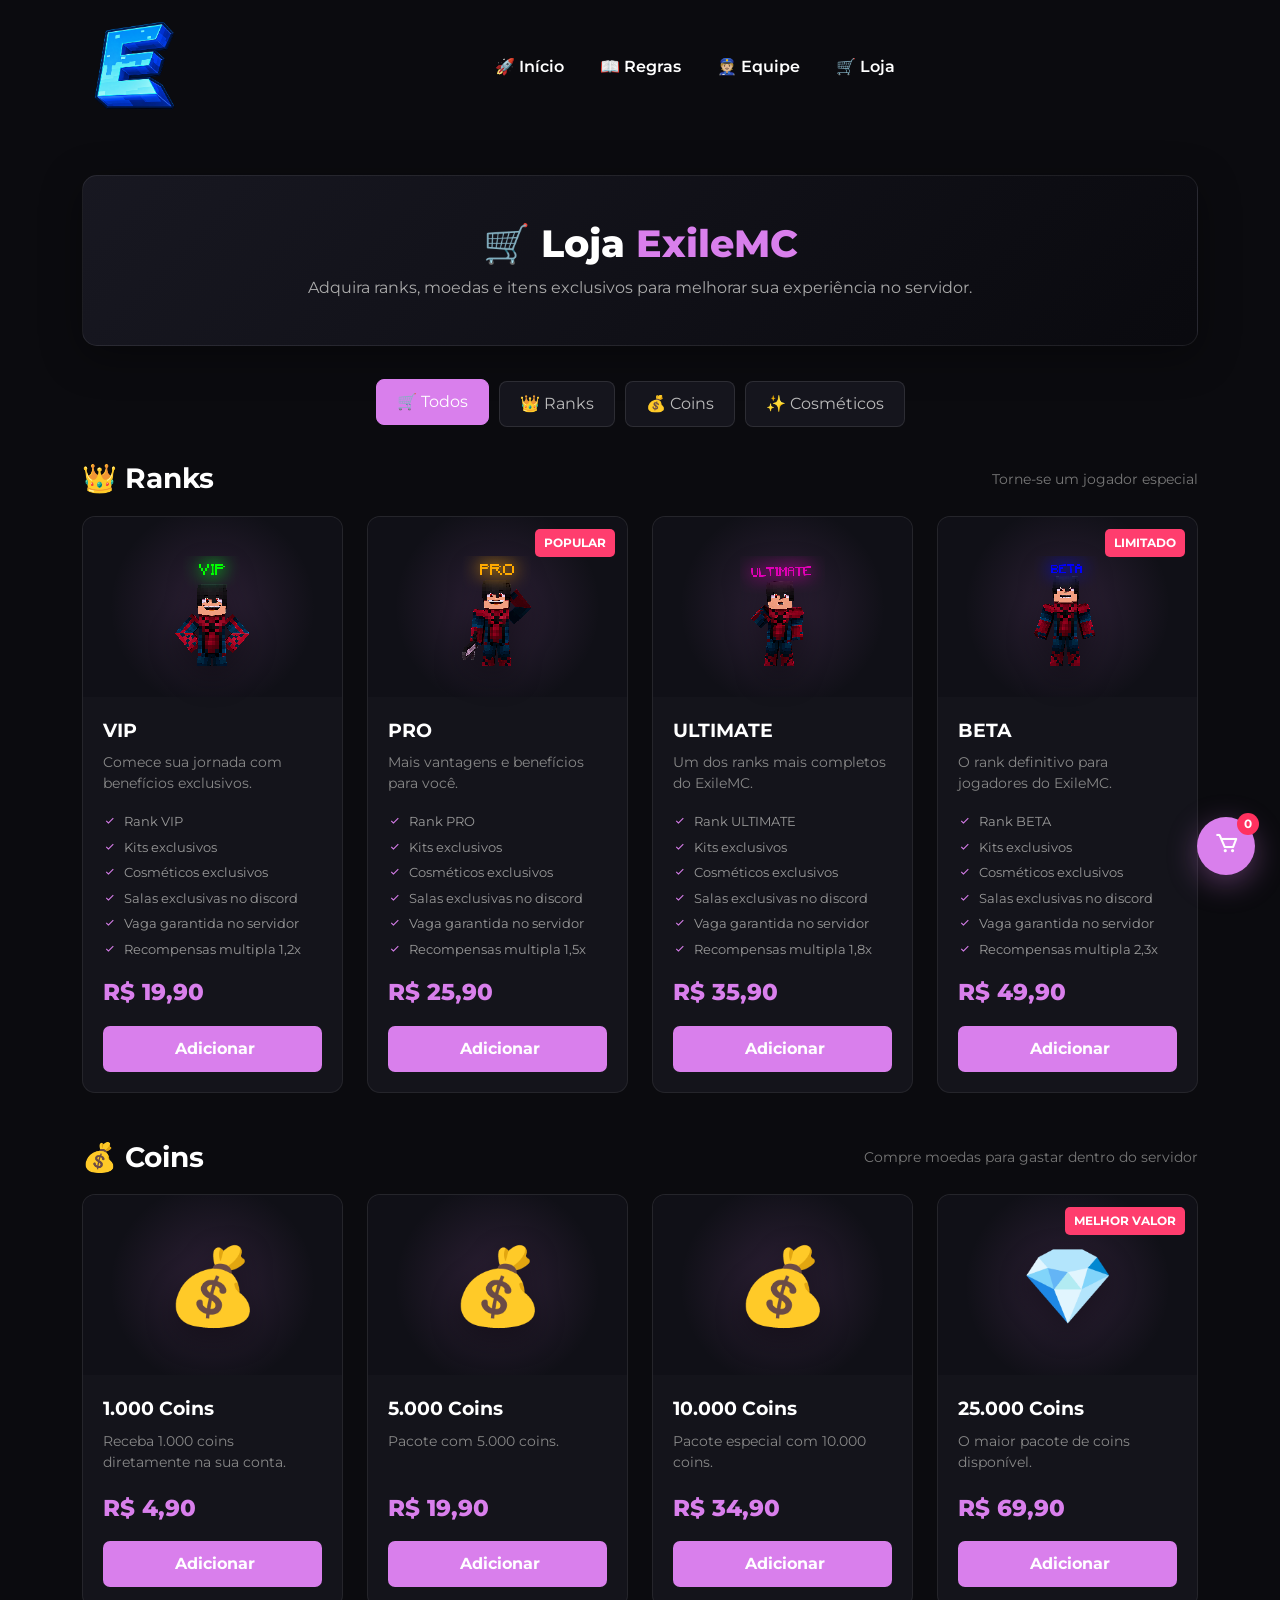
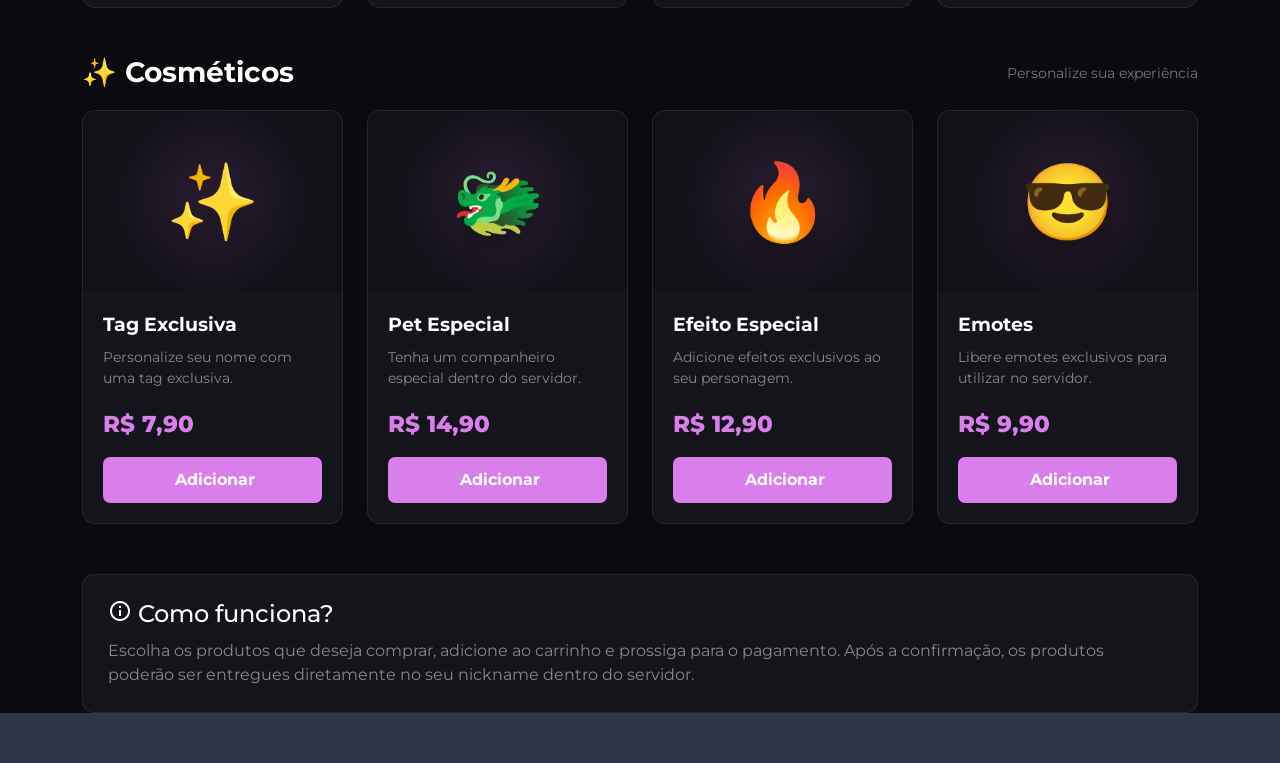
<file: loja/index.html>
<!DOCTYPE html>
<html lang="pt-BR">

<head>
    <meta charset="UTF-8">
    <meta name="viewport" content="width=device-width, initial-scale=1.0">

    <title>ExileMC - Loja</title>

    <link rel="icon" type="image/png"
          href="../library/equipe/lib-core/themes/server/server-icon.png"
          sizes="64x64">

    <link rel="stylesheet"
          href="../library/equipe/lib-npm/bootstrap_5.0.2/dist/css/bootstrap.min.css">

    <link rel="stylesheet"
          href="../library/equipe/lib-boxicons_2.0.7/css/boxicons.min.css">

    <link rel="stylesheet"
          href="../library/equipe/lib-core/themes/website/assets/css/styles.css">

    <style>

        /* ================================
           LOJA EXILEMC
        ================================= */

        body {
            background: #0b0b0f;
            color: #fff;
        }

        .shop-header {
            margin-top: 40px;
            margin-bottom: 35px;
            padding: 45px 30px;
            border-radius: 15px;
            background:
                    linear-gradient(135deg, rgba(25, 25, 35, .95), rgba(10, 10, 15, .98));
            border: 1px solid rgba(255,255,255,.08);
            box-shadow: 0 10px 40px rgba(0,0,0,.35);
            text-align: center;
        }

        .shop-header h1 {
            font-weight: 800;
            font-size: 38px;
            margin-bottom: 10px;
        }

        .shop-header h1 span {
            color: #d97fec;
        }

        .shop-header p {
            color: #aaa;
            margin: 0;
        }

        .category-menu {
            display: flex;
            justify-content: center;
            gap: 10px;
            flex-wrap: wrap;
            margin-bottom: 35px;
        }

        .category-btn {
            border: 1px solid rgba(255,255,255,.1);
            background: #15151d;
            color: #bbb;
            padding: 10px 20px;
            border-radius: 8px;
            transition: .2s;
            cursor: pointer;
        }

        .category-btn:hover,
        .category-btn.active {
            background: #d97fec;
            color: #fff;
            border-color: #d97fec;
            transform: translateY(-2px);
        }

        .shop-section-title {
            display: flex;
            align-items: center;
            justify-content: space-between;
            margin-bottom: 20px;
        }

        .shop-section-title h3 {
            font-weight: 700;
            margin: 0;
        }

        .shop-section-title span {
            color: #777;
            font-size: 14px;
        }

        .product-card {
            height: 100%;
            background: #14141b;
            border: 1px solid rgba(255,255,255,.07);
            border-radius: 13px;
            overflow: hidden;
            transition: .25s;
            position: relative;
        }

        .product-card:hover {
            transform: translateY(-7px);
            border-color: rgba(217,127,236,.5);
            box-shadow: 0 15px 35px rgba(0,0,0,.35);
        }

        .product-image {
            height: 180px;
            display: flex;
            align-items: center;
            justify-content: center;
            background:
                    radial-gradient(circle at center, rgba(217,127,236,.15), transparent 65%),
                    #101017;
        }

        .product-image img {
            width: 110px;
            height: 110px;
            object-fit: contain;
            image-rendering: pixelated;
            transition: .25s;
        }

        .product-card:hover .product-image img {
            transform: scale(1.08);
        }

        .product-icon {
            font-size: 75px;
            filter: drop-shadow(0 10px 15px rgba(0,0,0,.4));
        }

        .product-body {
            padding: 20px;
        }

        .product-name {
            font-size: 19px;
            font-weight: 700;
            margin-bottom: 7px;
        }

        .product-description {
            color: #888;
            font-size: 14px;
            min-height: 42px;
            margin-bottom: 18px;
        }

        .product-price {
            font-size: 23px;
            font-weight: 800;
            color: #d97fec;
        }

        .product-price small {
            font-size: 12px;
            color: #777;
            font-weight: 400;
        }

        .buy-button {
            width: 100%;
            border: none;
            background: #d97fec;
            color: #fff;
            padding: 11px;
            border-radius: 7px;
            font-weight: 700;
            transition: .2s;
        }

        .buy-button:hover {
            background: #c463df;
            transform: translateY(-1px);
        }

        .discount {
            position: absolute;
            top: 12px;
            right: 12px;
            background: #ff3d6e;
            color: white;
            padding: 5px 9px;
            border-radius: 5px;
            font-size: 12px;
            font-weight: bold;
            z-index: 2;
        }

        .old-price {
            color: #666;
            text-decoration: line-through;
            font-size: 14px;
            margin-right: 5px;
        }

        .features {
            margin-top: 10px;
            padding: 0;
            list-style: none;
        }

        .features li {
            color: #999;
            font-size: 13px;
            margin-bottom: 6px;
        }

        .features li i {
            color: #d97fec;
            margin-right: 5px;
        }

        /* CARRINHO */

        .cart-button {
            position: fixed;
            right: 25px;
            bottom: 25px;
            width: 58px;
            height: 58px;
            border-radius: 50%;
            border: none;
            background: #d97fec;
            color: white;
            font-size: 25px;
            z-index: 999;
            box-shadow: 0 8px 30px rgba(217,127,236,.35);
            transition: .2s;
        }

        .cart-button:hover {
            transform: scale(1.08);
        }

        .cart-count {
            position: absolute;
            top: -4px;
            right: -4px;
            background: #ff315f;
            color: white;
            width: 22px;
            height: 22px;
            border-radius: 50%;
            font-size: 12px;
            display: flex;
            align-items: center;
            justify-content: center;
            font-weight: bold;
        }

        .modal-content {
            background: #15151d;
            color: #fff;
            border: 1px solid rgba(255,255,255,.1);
        }

        .modal-header {
            border-bottom: 1px solid rgba(255,255,255,.08);
        }

        .modal-footer {
            border-top: 1px solid rgba(255,255,255,.08);
        }

        .btn-close {
            filter: invert(1);
        }

        .cart-item {
            display: flex;
            align-items: center;
            justify-content: space-between;
            gap: 15px;
            padding: 14px 0;
            border-bottom: 1px solid rgba(255,255,255,.07);
        }

        .cart-item-name {
            font-weight: 600;
        }

        .cart-item-price {
            color: #d97fec;
            font-weight: bold;
        }

        .quantity {
            display: flex;
            align-items: center;
            gap: 8px;
        }

        .quantity button {
            width: 28px;
            height: 28px;
            border: none;
            border-radius: 5px;
            background: #292933;
            color: #fff;
        }

        .quantity button:hover {
            background: #d97fec;
        }

        .empty-cart {
            text-align: center;
            padding: 40px 10px;
            color: #777;
        }

        .empty-cart i {
            font-size: 55px;
            display: block;
            margin-bottom: 10px;
        }

        .checkout-button {
            background: #28c76f;
            border: none;
            color: #fff;
            width: 100%;
            padding: 12px;
            border-radius: 7px;
            font-weight: 700;
        }

        .checkout-button:hover {
            background: #20aa5d;
        }

        .info-box {
            margin-top: 50px;
            margin-bottom: 50px;
            padding: 25px;
            background: #14141b;
            border: 1px solid rgba(255,255,255,.07);
            border-radius: 12px;
        }

        .info-box h4 {
            margin-bottom: 10px;
        }

        .info-box p {
            color: #888;
            margin: 0;
        }

        @media (max-width: 768px) {

            .shop-header {
                padding: 30px 20px;
            }

            .shop-header h1 {
                font-size: 30px;
            }

            .product-image {
                height: 160px;
            }

            .cart-button {
                right: 18px;
                bottom: 18px;
            }
        }

    </style>
</head>

<body>

<!-- =========================================
     MENU
========================================= -->

<nav class="navbar navbar-expand-lg menu">

    <div class="container">

        <a class="navbar-brand" href="../">
            <img src="../library/equipe/lib-core/themes/server/server-icon.png"
                 alt="ExileMC">
        </a>

        <button class="navbar-toggler"
                type="button"
                data-bs-toggle="collapse"
                data-bs-target="#navbarSupportedContent"
                aria-controls="navbarSupportedContent"
                aria-expanded="false"
                aria-label="Alternar navegação">

            <i class="bx bx-menu"></i>

        </button>

        <div class="collapse navbar-collapse" id="navbarSupportedContent">

            <ul class="navbar-nav m-auto">

                <li class="nav-item">
                    <a class="nav-link" href="../">
                        🚀 Início
                    </a>
                </li>

                <li class="nav-item">
                    <a class="nav-link" href="../regras/">
                        📖 Regras
                    </a>
                </li>

                <li class="nav-item">
                    <a class="nav-link" href="../equipe/">
                        👮🏼 Equipe
                    </a>
                </li>

                <li class="nav-item">
                    <a class="nav-link active" href="../loja/">
                        🛒 Loja
                    </a>
                </li>

            </ul>

        </div>

    </div>

</nav>


<!-- =========================================
     CONTEÚDO
========================================= -->

<div class="container">

    <!-- HEADER -->

    <div class="shop-header">

        <h1>
            🛒 Loja <span>ExileMC</span>
        </h1>

        <p>
            Adquira ranks, moedas e itens exclusivos para melhorar sua experiência no servidor.
        </p>

    </div>


    <!-- CATEGORIAS -->

    <div class="category-menu">

        <button class="category-btn active"
                onclick="filterProducts('all', this)">
            🛒 Todos
        </button>

        <button class="category-btn"
                onclick="filterProducts('ranks', this)">
            👑 Ranks
        </button>

        <button class="category-btn"
                onclick="filterProducts('coins', this)">
            💰 Coins
        </button>

        <button class="category-btn"
                onclick="filterProducts('cosmetics', this)">
            ✨ Cosméticos
        </button>

    </div>


    <!-- =========================================
         RANKS
    ========================================== -->

    <div class="shop-section-title">

        <h3>
            👑 Ranks
        </h3>

        <span>
            Torne-se um jogador especial
        </span>

    </div>


    <div class="row g-4 mb-5">


        <!-- RANK VIP -->

        <div class="col-lg-3 col-md-6 product ranks">

            <div class="product-card">

                <div class="product-image">

                    <div class="product-icon">
                        <img
                                src="../library/index/lib-core/themes/vips/render_do_taby_5.png"
                                alt="">
                    </div>

                </div>

                <div class="product-body">

                    <div class="product-name">
                        VIP
                    </div>

                    <div class="product-description">
                        Comece sua jornada com benefícios exclusivos.
                    </div>

                    <ul class="features">

                        <li>
                            <i class="bx bx-check"></i>
                            Rank VIP
                        </li>

                        <li>
                            <i class="bx bx-check"></i>
                            Kits exclusivos
                        </li>

                        <li>
                            <i class="bx bx-check"></i>
                            Cosméticos exclusivos
                        </li>

                        <li>
                            <i class="bx bx-check"></i>
                            Salas exclusivas no discord
                        </li>

                        <li>
                            <i class="bx bx-check"></i>
                            Vaga garantida no servidor
                        </li>
                        <li>
                            <i class="bx bx-check"></i>
                            Recompensas multipla 1,2x
                        </li>

                    </ul>

                    <div class="d-flex justify-content-between align-items-center mt-3">

                        <div class="product-price">
                            R$ 19,90
                        </div>

                    </div>

                    <button class="buy-button mt-3"
                            onclick="addToCart('VIP', 9.90)">
                        <i class="bx bx-cart-add"></i>
                        Adicionar
                    </button>

                </div>

            </div>

        </div>


        <!-- RANK PRO -->

        <div class="col-lg-3 col-md-6 product ranks">

            <div class="product-card">

                <div class="discount">
                    POPULAR
                </div>

                <div class="product-image">

                    <div class="product-icon">
                        <img
                                src="../library/index/lib-core/themes/vips/render_do_taby_4.png"
                                alt="">
                    </div>

                </div>

                <div class="product-body">

                    <div class="product-name">
                        PRO
                    </div>

                    <div class="product-description">
                        Mais vantagens e benefícios para você.
                    </div>

                    <ul class="features">

                        <li>
                            <i class="bx bx-check"></i>
                            Rank PRO
                        </li>

                        <li>
                            <i class="bx bx-check"></i>
                            Kits exclusivos
                        </li>

                        <li>
                            <i class="bx bx-check"></i>
                            Cosméticos exclusivos
                        </li>

                        <li>
                            <i class="bx bx-check"></i>
                            Salas exclusivas no discord
                        </li>

                        <li>
                            <i class="bx bx-check"></i>
                            Vaga garantida no servidor
                        </li>

                        <li>
                            <i class="bx bx-check"></i>
                            Recompensas multipla 1,5x
                        </li>

                    </ul>

                    <div class="product-price">
                        R$ 25,90
                    </div>

                    <button class="buy-button mt-3"
                            onclick="addToCart('PRO', 19.90)">
                        <i class="bx bx-cart-add"></i>
                        Adicionar
                    </button>

                </div>

            </div>

        </div>


        <!-- RANK ULTIMATE -->

        <div class="col-lg-3 col-md-6 product ranks">

            <div class="product-card">

                <div class="product-image">

                    <div class="product-icon">
                        <img
                                src="../library/index/lib-core/themes/vips/render_do_taby_2.png"
                                alt="">
                    </div>

                </div>

                <div class="product-body">

                    <div class="product-name">
                        ULTIMATE
                    </div>

                    <div class="product-description">
                        Um dos ranks mais completos do ExileMC.
                    </div>

                    <ul class="features">

                        <li>
                            <i class="bx bx-check"></i>
                            Rank ULTIMATE
                        </li>

                        <li>
                            <i class="bx bx-check"></i>
                            Kits exclusivos
                        </li>

                        <li>
                            <i class="bx bx-check"></i>
                            Cosméticos exclusivos
                        </li>

                        <li>
                            <i class="bx bx-check"></i>
                            Salas exclusivas no discord
                        </li>

                        <li>
                            <i class="bx bx-check"></i>
                            Vaga garantida no servidor
                        </li>

                        <li>
                            <i class="bx bx-check"></i>
                            Recompensas multipla 1,8x
                        </li>

                    </ul>

                    <div class="product-price">
                        R$ 35,90
                    </div>

                    <button class="buy-button mt-3"
                            onclick="addToCart('ULTIMATE', 29.90)">
                        <i class="bx bx-cart-add"></i>
                        Adicionar
                    </button>

                </div>

            </div>

        </div>


        <!-- RANK BETA -->

        <div class="col-lg-3 col-md-6 product ranks">

            <div class="product-card">

                <div class="discount">
                    LIMITADO
                </div>

                <div class="product-image">

                    <div class="product-icon">
                        <img
                                src="../library/index/lib-core/themes/vips/render_do_taby_1.png"
                                alt="">
                    </div>

                </div>

                <div class="product-body">

                    <div class="product-name">
                        BETA
                    </div>

                    <div class="product-description">
                        O rank definitivo para jogadores do ExileMC.
                    </div>

                    <ul class="features">

                        <li>
                            <i class="bx bx-check"></i>
                            Rank BETA
                        </li>

                        <li>
                            <i class="bx bx-check"></i>
                            Kits exclusivos
                        </li>

                        <li>
                            <i class="bx bx-check"></i>
                            Cosméticos exclusivos
                        </li>

                        <li>
                            <i class="bx bx-check"></i>
                            Salas exclusivas no discord
                        </li>

                        <li>
                            <i class="bx bx-check"></i>
                            Vaga garantida no servidor
                        </li>

                        <li>
                            <i class="bx bx-check"></i>
                            Recompensas multipla 2,3x
                        </li>

                    </ul>

                    <div class="product-price">
                        R$ 49,90
                    </div>

                    <button class="buy-button mt-3"
                            onclick="addToCart('BETA', 49.90)">
                        <i class="bx bx-cart-add"></i>
                        Adicionar
                    </button>

                </div>

            </div>

        </div>

    </div>


    <!-- =========================================
         COINS
    ========================================== -->

    <div class="shop-section-title">

        <h3>
            💰 Coins
        </h3>

        <span>
            Compre moedas para gastar dentro do servidor
        </span>

    </div>


    <div class="row g-4 mb-5">


        <!-- 1.000 COINS -->

        <div class="col-lg-3 col-md-6 product coins">

            <div class="product-card">

                <div class="product-image">

                    <div class="product-icon">
                        💰
                    </div>

                </div>

                <div class="product-body">

                    <div class="product-name">
                        1.000 Coins
                    </div>

                    <div class="product-description">
                        Receba 1.000 coins diretamente na sua conta.
                    </div>

                    <div class="product-price">
                        R$ 4,90
                    </div>

                    <button class="buy-button mt-3"
                            onclick="addToCart('1.000 Coins', 4.90)">
                        <i class="bx bx-cart-add"></i>
                        Adicionar
                    </button>

                </div>

            </div>

        </div>


        <!-- 5.000 COINS -->

        <div class="col-lg-3 col-md-6 product coins">

            <div class="product-card">

                <div class="product-image">

                    <div class="product-icon">
                        💰
                    </div>

                </div>

                <div class="product-body">

                    <div class="product-name">
                        5.000 Coins
                    </div>

                    <div class="product-description">
                        Pacote com 5.000 coins.
                    </div>

                    <div class="product-price">
                        R$ 19,90
                    </div>

                    <button class="buy-button mt-3"
                            onclick="addToCart('5.000 Coins', 19.90)">
                        <i class="bx bx-cart-add"></i>
                        Adicionar
                    </button>

                </div>

            </div>

        </div>


        <!-- 10.000 COINS -->

        <div class="col-lg-3 col-md-6 product coins">

            <div class="product-card">

                <div class="product-image">

                    <div class="product-icon">
                        💰
                    </div>

                </div>

                <div class="product-body">

                    <div class="product-name">
                        10.000 Coins
                    </div>

                    <div class="product-description">
                        Pacote especial com 10.000 coins.
                    </div>

                    <div class="product-price">
                        R$ 34,90
                    </div>

                    <button class="buy-button mt-3"
                            onclick="addToCart('10.000 Coins', 34.90)">
                        <i class="bx bx-cart-add"></i>
                        Adicionar
                    </button>

                </div>

            </div>

        </div>


        <!-- 25.000 COINS -->

        <div class="col-lg-3 col-md-6 product coins">

            <div class="product-card">

                <div class="discount">
                    MELHOR VALOR
                </div>

                <div class="product-image">

                    <div class="product-icon">
                        💎
                    </div>

                </div>

                <div class="product-body">

                    <div class="product-name">
                        25.000 Coins
                    </div>

                    <div class="product-description">
                        O maior pacote de coins disponível.
                    </div>

                    <div class="product-price">
                        R$ 69,90
                    </div>

                    <button class="buy-button mt-3"
                            onclick="addToCart('25.000 Coins', 69.90)">
                        <i class="bx bx-cart-add"></i>
                        Adicionar
                    </button>

                </div>

            </div>

        </div>

    </div>


    <!-- =========================================
         COSMÉTICOS
    ========================================== -->

    <div class="shop-section-title">

        <h3>
            ✨ Cosméticos
        </h3>

        <span>
            Personalize sua experiência
        </span>

    </div>


    <div class="row g-4 mb-5">


        <!-- TAG -->

        <div class="col-lg-3 col-md-6 product cosmetics">

            <div class="product-card">

                <div class="product-image">

                    <div class="product-icon">
                        ✨
                    </div>

                </div>

                <div class="product-body">

                    <div class="product-name">
                        Tag Exclusiva
                    </div>

                    <div class="product-description">
                        Personalize seu nome com uma tag exclusiva.
                    </div>

                    <div class="product-price">
                        R$ 7,90
                    </div>

                    <button class="buy-button mt-3"
                            onclick="addToCart('Tag Exclusiva', 7.90)">
                        <i class="bx bx-cart-add"></i>
                        Adicionar
                    </button>

                </div>

            </div>

        </div>


        <!-- PET -->

        <div class="col-lg-3 col-md-6 product cosmetics">

            <div class="product-card">

                <div class="product-image">

                    <div class="product-icon">
                        🐲
                    </div>

                </div>

                <div class="product-body">

                    <div class="product-name">
                        Pet Especial
                    </div>

                    <div class="product-description">
                        Tenha um companheiro especial dentro do servidor.
                    </div>

                    <div class="product-price">
                        R$ 14,90
                    </div>

                    <button class="buy-button mt-3"
                            onclick="addToCart('Pet Especial', 14.90)">
                        <i class="bx bx-cart-add"></i>
                        Adicionar
                    </button>

                </div>

            </div>

        </div>


        <!-- EFEITO -->

        <div class="col-lg-3 col-md-6 product cosmetics">

            <div class="product-card">

                <div class="product-image">

                    <div class="product-icon">
                        🔥
                    </div>

                </div>

                <div class="product-body">

                    <div class="product-name">
                        Efeito Especial
                    </div>

                    <div class="product-description">
                        Adicione efeitos exclusivos ao seu personagem.
                    </div>

                    <div class="product-price">
                        R$ 12,90
                    </div>

                    <button class="buy-button mt-3"
                            onclick="addToCart('Efeito Especial', 12.90)">
                        <i class="bx bx-cart-add"></i>
                        Adicionar
                    </button>

                </div>

            </div>

        </div>


        <!-- EMOTE -->

        <div class="col-lg-3 col-md-6 product cosmetics">

            <div class="product-card">

                <div class="product-image">

                    <div class="product-icon">
                        😎
                    </div>

                </div>

                <div class="product-body">

                    <div class="product-name">
                        Emotes
                    </div>

                    <div class="product-description">
                        Libere emotes exclusivos para utilizar no servidor.
                    </div>

                    <div class="product-price">
                        R$ 9,90
                    </div>

                    <button class="buy-button mt-3"
                            onclick="addToCart('Emotes', 9.90)">
                        <i class="bx bx-cart-add"></i>
                        Adicionar
                    </button>

                </div>

            </div>

        </div>

    </div>


    <!-- =========================================
         INFORMAÇÕES
    ========================================== -->

    <div class="info-box">

        <h4>
            <i class="bx bx-info-circle"></i>
            Como funciona?
        </h4>

        <p>
            Escolha os produtos que deseja comprar, adicione ao carrinho
            e prossiga para o pagamento. Após a confirmação, os produtos
            poderão ser entregues diretamente no seu nickname dentro do servidor.
        </p>

    </div>

</div>


<!-- =========================================
     BOTÃO CARRINHO
========================================= -->

<button class="cart-button"
        data-bs-toggle="modal"
        data-bs-target="#cartModal">

    <i class="bx bx-cart"></i>

    <span class="cart-count" id="cartCount">
        0
    </span>

</button>


<!-- =========================================
     MODAL CARRINHO
========================================= -->

<div class="modal fade"
     id="cartModal"
     tabindex="-1"
     aria-hidden="true">

    <div class="modal-dialog modal-dialog-centered">

        <div class="modal-content">

            <div class="modal-header">

                <h5 class="modal-title">
                    🛒 Seu carrinho
                </h5>

                <button type="button"
                        class="btn-close"
                        data-bs-dismiss="modal">
                </button>

            </div>

            <div class="modal-body">

                <div id="cartItems">

                    <div class="empty-cart">

                        <i class="bx bx-cart"></i>

                        Seu carrinho está vazio.

                    </div>

                </div>

            </div>

            <div class="modal-footer d-block">

                <div class="d-flex justify-content-between mb-3">

                    <strong>
                        Total:
                    </strong>

                    <strong id="cartTotal"
                            style="color:#d97fec">
                        R$ 0,00
                    </strong>

                </div>

                <button class="checkout-button"
                        onclick="checkout()">

                    <i class="bx bx-credit-card"></i>
                    Continuar para pagamento

                </button>

            </div>

        </div>

    </div>

</div>


<!-- =========================================
     SCRIPTS
========================================= -->

<script src="../library/equipe/jquery-3.6.0.min.js"></script>

<script src="../library/equipe/lib-npm/_popperjs/core_2.9.2/dist/umd/popper.min.js"></script>

<script src="../library/equipe/lib-npm/bootstrap_5.0.2/dist/js/bootstrap.min.js"></script>

<script src="../library/equipe/lib-core/themes/website/assets/js/javascript.js"></script>


<script>

    /* ========================================
       CARRINHO
    ======================================== */

    let cart = [];


    function addToCart(name, price) {

        const existing = cart.find(item => item.name === name);

        if (existing) {

            existing.quantity++;

        } else {

            cart.push({
                name: name,
                price: price,
                quantity: 1
            });

        }

        updateCart();

        showNotification(
            name + " foi adicionado ao carrinho!"
        );
    }


    function removeFromCart(index) {

        cart.splice(index, 1);

        updateCart();
    }


    function changeQuantity(index, amount) {

        cart[index].quantity += amount;

        if (cart[index].quantity <= 0) {

            cart.splice(index, 1);

        }

        updateCart();
    }


    function updateCart() {

        const cartItems = document.getElementById("cartItems");

        const cartCount = document.getElementById("cartCount");

        const cartTotal = document.getElementById("cartTotal");


        let totalItems = 0;

        let totalPrice = 0;


        cart.forEach(item => {

            totalItems += item.quantity;

            totalPrice += item.price * item.quantity;

        });


        cartCount.innerText = totalItems;


        if (cart.length === 0) {

            cartItems.innerHTML = `

                <div class="empty-cart">

                    <i class="bx bx-cart"></i>

                    Seu carrinho está vazio.

                </div>

            `;

        } else {

            cartItems.innerHTML = "";

            cart.forEach((item, index) => {

                const itemElement = document.createElement("div");

                itemElement.className = "cart-item";

                itemElement.innerHTML = `

                    <div>

                        <div class="cart-item-name">
                            ${item.name}
                        </div>

                        <div class="cart-item-price">
                            R$ ${(item.price * item.quantity)
                    .toFixed(2)
                    .replace(".", ",")}
                        </div>

                    </div>


                    <div class="quantity">

                        <button onclick="changeQuantity(${index}, -1)">
                            -
                        </button>

                        <span>
                            ${item.quantity}
                        </span>

                        <button onclick="changeQuantity(${index}, 1)">
                            +
                        </button>

                        <button onclick="removeFromCart(${index})"
                                style="margin-left:5px">

                            <i class="bx bx-trash"></i>

                        </button>

                    </div>

                `;

                cartItems.appendChild(itemElement);

            });

        }


        cartTotal.innerText =
            "R$ " +
            totalPrice.toFixed(2).replace(".", ",");
    }


    /* ========================================
       FILTRO
    ======================================== */

    function filterProducts(category, button) {

        document.querySelectorAll(".category-btn")
            .forEach(btn => {
                btn.classList.remove("active");
            });

        button.classList.add("active");


        document.querySelectorAll(".product")
            .forEach(product => {

                if (category === "all") {

                    product.style.display = "";

                } else if (product.classList.contains(category)) {

                    product.style.display = "";

                } else {

                    product.style.display = "none";

                }

            });

    }


    /* ========================================
       NOTIFICAÇÃO
    ======================================== */

    function showNotification(message) {

        const notification =
            document.createElement("div");

        notification.style.position = "fixed";
        notification.style.bottom = "95px";
        notification.style.right = "25px";
        notification.style.background = "#28c76f";
        notification.style.color = "#fff";
        notification.style.padding = "12px 18px";
        notification.style.borderRadius = "7px";
        notification.style.fontWeight = "600";
        notification.style.zIndex = "9999";
        notification.style.boxShadow =
            "0 8px 25px rgba(0,0,0,.3)";

        notification.innerHTML =
            '<i class="bx bx-check"></i> ' + message;

        document.body.appendChild(notification);


        setTimeout(() => {

            notification.style.opacity = "0";
            notification.style.transition = ".3s";

            setTimeout(() => {
                notification.remove();
            }, 300);

        }, 2000);

    }


    /* ========================================
       CHECKOUT
    ======================================== */

    function checkout() {

        if (cart.length === 0) {

            showNotification(
                "Seu carrinho está vazio!"
            );

            return;
        }


        /*
         * COLOQUE AQUI A URL DO SEU CHECKOUT.
         *
         * Exemplo:
         *
         * window.location.href =
         * "https://seusite.com/checkout";
         */


        alert(
            "Checkout ainda não configurado. " +
            "Conecte aqui seu sistema de pagamento."
        );

    }


    updateCart();

</script>

</body>
</html>
</file>
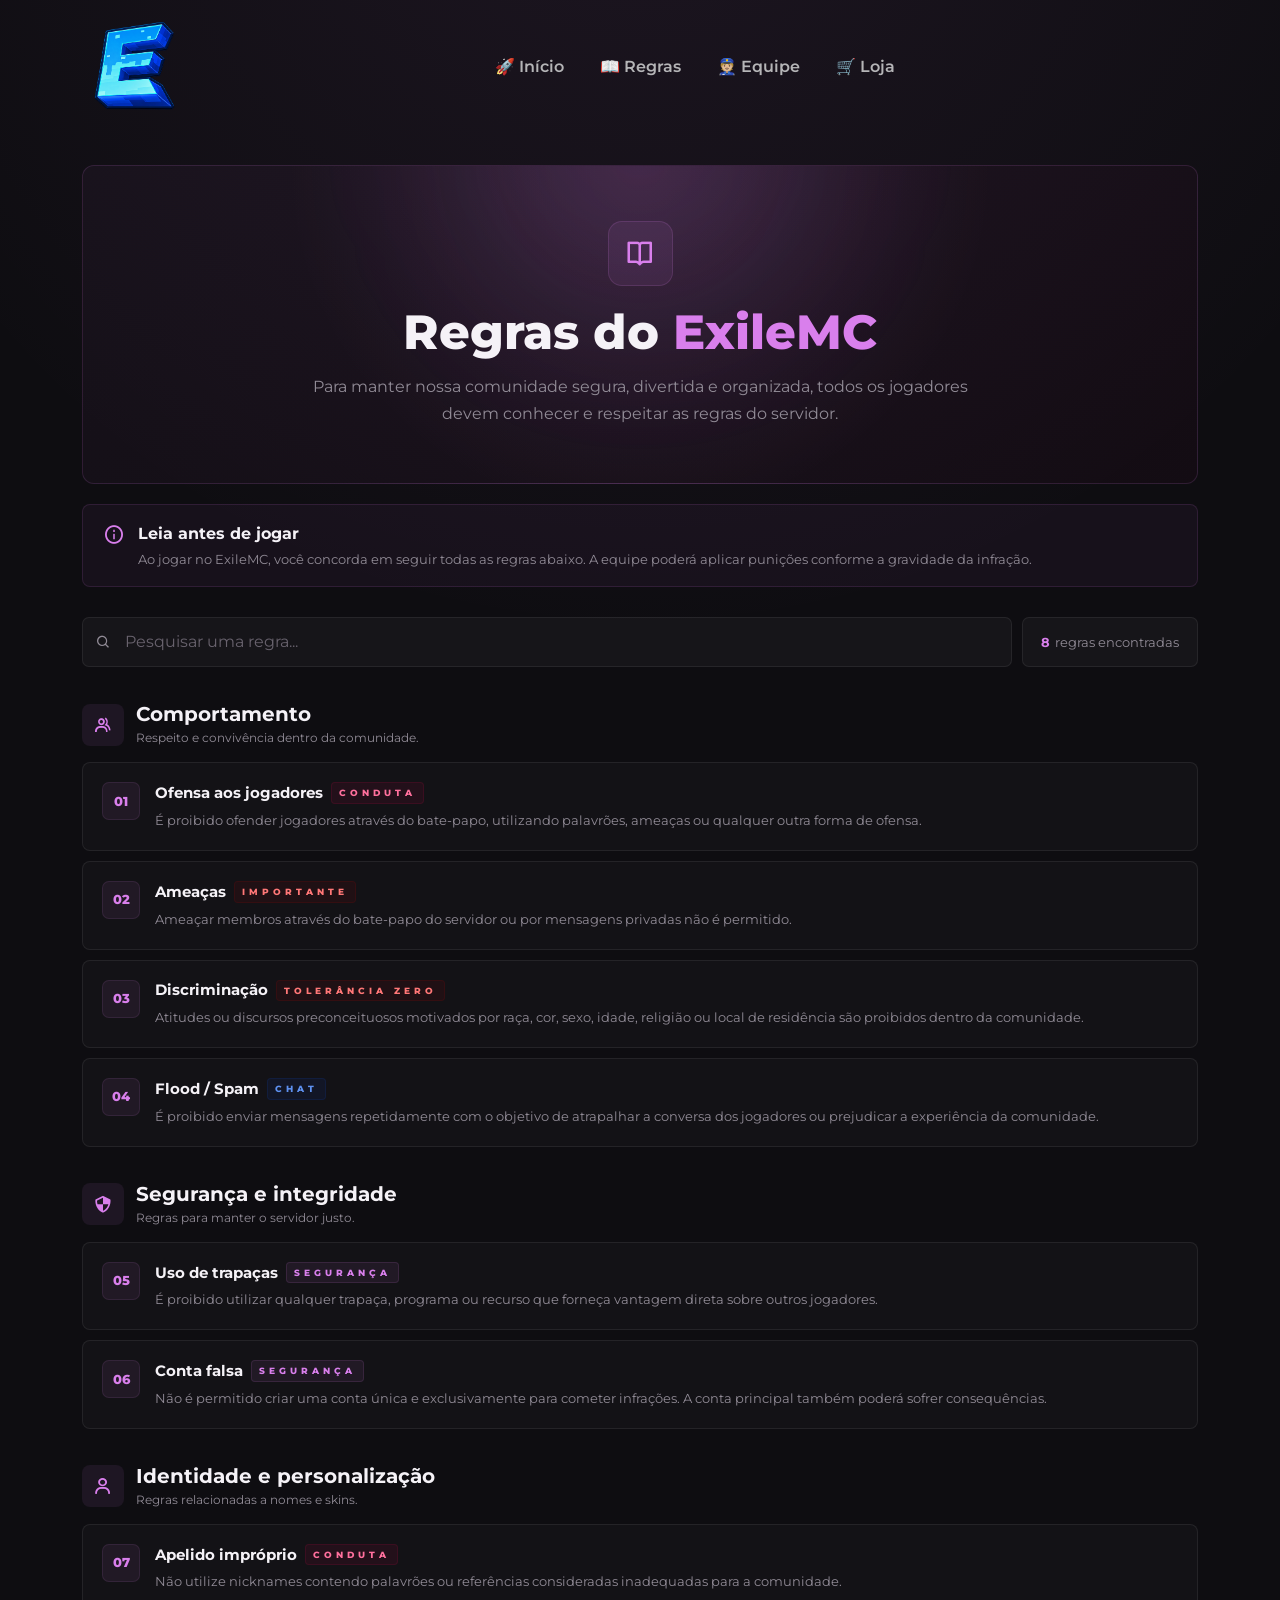
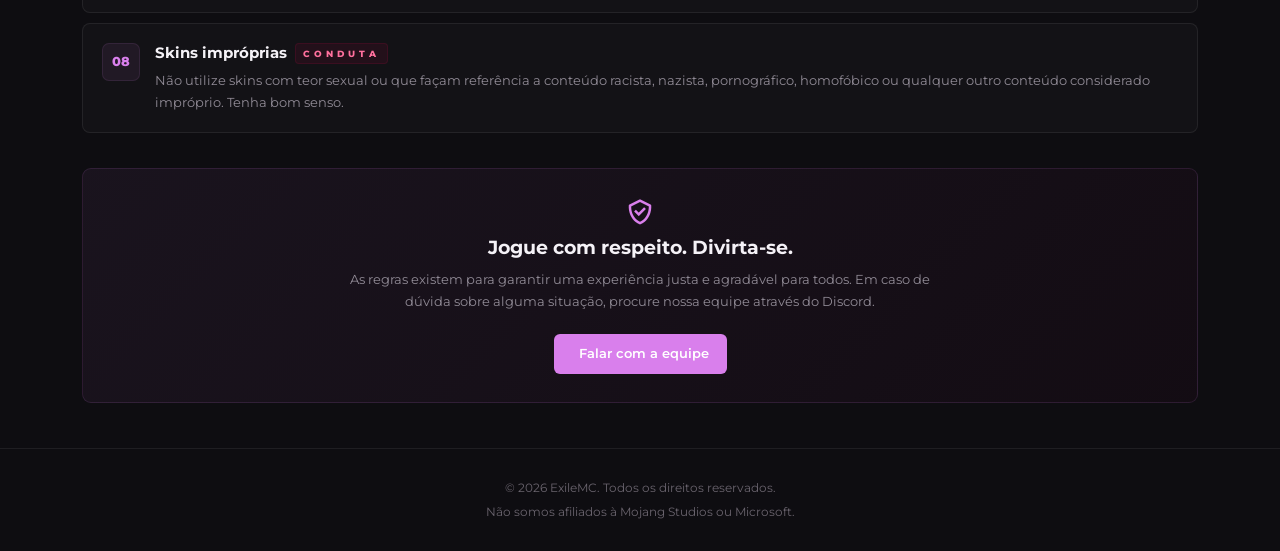
<file: regras/index.html>
<!DOCTYPE html>
<html lang="pt-BR">

<head>

    <meta charset="UTF-8">

    <meta name="viewport" content="width=device-width, initial-scale=1.0">

    <meta name="description"
          content="ExileMC - Regras e políticas do servidor.">

    <meta name="theme-color"
          content="#d97fec">

    <title>ExileMC - Regras</title>


    <!-- Favicon -->

    <link
            rel="icon"
            type="image/png"
            href="../library/regras/lib-core/themes/server/server-icon.png"
            sizes="64x64"
    >


    <!-- Bootstrap -->

    <link
            rel="stylesheet"
            href="../library/regras/lib-npm/bootstrap_5.0.2/dist/css/bootstrap.min.css"
    >


    <!-- Boxicons -->

    <link
            rel="stylesheet"
            href="../library/regras/lib-boxicons_2.0.7/css/boxicons.min.css"
    >


    <!-- CSS original -->

    <link
            rel="stylesheet"
            href="../library/regras/lib-core/themes/website/assets/css/styles.css"
    >


    <style>

        /* =========================================================
           EXILEMC - REGRAS
        ========================================================= */

        :root {

            --purple: #d97fec;
            --purple-dark: #a10052;

            --red: #C20000;
            --pink: #ff0056;
            --blue: #0f54e1;

            --bg: #0e0d11;
            --card: #17151b;
            --card-light: #211e25;

            --border: rgba(255,255,255,.07);

            --text: #f5f2f7;
            --muted: #918b96;

        }


        body {

            background:
                    radial-gradient(
                            circle at 50% -10%,
                            rgba(217,127,236,.08),
                            transparent 35%
                    ),
                    var(--bg);

            color: var(--text);

        }


        /* =========================================================
           NAVBAR
        ========================================================= */

        .menu {

            position: relative;

            z-index: 50;

        }


        .menu .nav-link {

            cursor: pointer;

            transition: .2s;

        }


        .menu .nav-link:hover {

            color: var(--purple) !important;

        }


        /* =========================================================
           HERO
        ========================================================= */

        .rules-hero {

            position: relative;

            overflow: hidden;

            margin-top: 30px;

            padding: 55px 25px;

            border-radius: 12px;

            text-align: center;

            border:
                    1px solid rgba(217,127,236,.14);

            background:

                    radial-gradient(
                            circle at 50% 0,
                            rgba(217,127,236,.14),
                            transparent 55%
                    ),

                    linear-gradient(
                            135deg,
                            rgba(217,127,236,.04),
                            rgba(161,0,82,.04)
                    );

        }


        .rules-hero::before {

            content: "";

            position: absolute;

            width: 350px;
            height: 350px;

            top: -200px;
            left: 50%;

            transform: translateX(-50%);

            border-radius: 50%;

            background:
                    rgba(217,127,236,.08);

            filter: blur(80px);

        }


        .rules-hero-content {

            position: relative;

            z-index: 2;

            max-width: 700px;

            margin: auto;

        }


        .rules-icon {

            width: 65px;
            height: 65px;

            display: flex;

            align-items: center;
            justify-content: center;

            margin: 0 auto 18px;

            border-radius: 14px;

            background:
                    rgba(217,127,236,.08);

            border:
                    1px solid rgba(217,127,236,.15);

            color: var(--purple);

            font-size: 30px;

        }


        .rules-hero h1 {

            font-size: clamp(30px, 5vw, 48px);

            font-weight: 800;

            margin: 0;

        }


        .rules-hero h1 span {

            color: var(--purple);

        }


        .rules-hero p {

            margin: 12px 0 0;

            color: var(--muted);

            line-height: 1.7;

        }


        /* =========================================================
           ALERTA
        ========================================================= */

        .rules-alert {

            margin-top: 20px;

            padding: 17px 20px;

            display: flex;

            align-items: flex-start;

            gap: 13px;

            border-radius: 8px;

            background:
                    rgba(217,127,236,.045);

            border:
                    1px solid rgba(217,127,236,.12);

        }


        .rules-alert i {

            color: var(--purple);

            font-size: 22px;

            margin-top: 1px;

        }


        .rules-alert strong {

            display: block;

            margin-bottom: 3px;

        }


        .rules-alert p {

            margin: 0;

            color: var(--muted);

            font-size: 13px;

            line-height: 1.6;

        }


        /* =========================================================
           BARRA DE PESQUISA
        ========================================================= */

        .rules-tools {

            margin-top: 30px;

            display: flex;

            gap: 10px;

            flex-wrap: wrap;

        }


        .search-box {

            position: relative;

            flex: 1;

            min-width: 220px;

        }


        .search-box i {

            position: absolute;

            left: 14px;

            top: 50%;

            transform: translateY(-50%);

            color: var(--muted);

        }


        .search-box input {

            width: 100%;

            padding: 12px 15px 12px 42px;

            background:
                    rgba(255,255,255,.035);

            border:
                    1px solid var(--border);

            border-radius: 7px;

            color: #fff;

            outline: none;

            transition: .2s;

        }


        .search-box input:focus {

            border-color:
                    rgba(217,127,236,.35);

            box-shadow:
                    0 0 0 3px rgba(217,127,236,.05);

        }


        .search-box input::placeholder {

            color: #68626d;

        }


        /* =========================================================
           CONTADOR
        ========================================================= */

        .rules-counter {

            display: flex;

            align-items: center;

            justify-content: center;

            padding: 0 18px;

            min-height: 45px;

            background:
                    rgba(255,255,255,.035);

            border:
                    1px solid var(--border);

            border-radius: 7px;

            color: var(--muted);

            font-size: 13px;

            white-space: nowrap;

        }


        .rules-counter strong {

            color: var(--purple);

            margin-right: 5px;

        }


        /* =========================================================
           CATEGORIA
        ========================================================= */

        .rules-section {

            margin-top: 35px;

        }


        .rules-section-header {

            display: flex;

            align-items: center;

            gap: 12px;

            margin-bottom: 15px;

        }


        .section-icon {

            width: 42px;
            height: 42px;

            flex-shrink: 0;

            display: flex;

            align-items: center;
            justify-content: center;

            border-radius: 8px;

            background:
                    rgba(217,127,236,.08);

            color: var(--purple);

            font-size: 20px;

        }


        .rules-section-header h2 {

            margin: 0;

            font-size: 20px;

            font-weight: 700;

        }


        .rules-section-header p {

            margin: 3px 0 0;

            color: var(--muted);

            font-size: 12px;

        }


        /* =========================================================
           CARD DE REGRA
        ========================================================= */

        .rule {

            position: relative;

            display: flex;

            gap: 15px;

            padding: 19px;

            margin-bottom: 10px;

            background:
                    rgba(255,255,255,.025);

            border:
                    1px solid var(--border);

            border-radius: 8px;

            transition: .2s;

        }


        .rule:hover {

            transform: translateX(3px);

            border-color:
                    rgba(217,127,236,.18);

            background:
                    rgba(217,127,236,.025);

        }


        .rule-number {

            width: 38px;
            height: 38px;

            flex-shrink: 0;

            display: flex;

            align-items: center;
            justify-content: center;

            border-radius: 7px;

            background:
                    rgba(217,127,236,.07);

            border:
                    1px solid rgba(217,127,236,.1);

            color: var(--purple);

            font-size: 13px;

            font-weight: 800;

        }


        .rule-content {

            flex: 1;

        }


        .rule-title {

            display: flex;

            align-items: center;

            gap: 8px;

            flex-wrap: wrap;

            margin-bottom: 5px;

        }


        .rule-title h3 {

            margin: 0;

            font-size: 15px;

            font-weight: 700;

        }


        .rule-description {

            margin: 0;

            color: #918b96;

            font-size: 13px;

            line-height: 1.7;

        }


        /* =========================================================
           TAGS
        ========================================================= */

        .rule-tag {

            display: inline-block;

            padding: 3px 7px;

            border-radius: 4px;

            font-size: 9px;

            text-transform: uppercase;

            font-weight: 800;

            letter-spacing: 4px;

        }


        .tag-important {

            color: #ff7777;

            background:
                    rgba(194,0,0,.08);

            border:
                    1px solid rgba(194,0,0,.12);

        }


        .tag-security {

            color: #d97fec;

            background:
                    rgba(217,127,236,.07);

            border:
                    1px solid rgba(217,127,236,.12);

        }


        .tag-community {

            color: #5e91f0;

            background:
                    rgba(15,84,225,.08);

            border:
                    1px solid rgba(15,84,225,.12);

        }


        .tag-conduct {

            color: #ff709d;

            background:
                    rgba(255,0,86,.07);

            border:
                    1px solid rgba(255,0,86,.11);

        }


        /* =========================================================
           AVISO FINAL
        ========================================================= */

        .rules-footer-card {

            margin-top: 35px;

            margin-bottom: 45px;

            padding: 28px;

            text-align: center;

            border-radius: 9px;

            border:
                    1px solid rgba(217,127,236,.13);

            background:

                    linear-gradient(
                            135deg,
                            rgba(217,127,236,.06),
                            rgba(161,0,82,.04)
                    );

        }


        .rules-footer-card i {

            display: block;

            color: var(--purple);

            font-size: 30px;

            margin-bottom: 10px;

        }


        .rules-footer-card h3 {

            font-size: 19px;

            font-weight: 700;

        }


        .rules-footer-card p {

            max-width: 600px;

            margin: 8px auto 20px;

            color: var(--muted);

            font-size: 13px;

            line-height: 1.7;

        }


        .discord-button {

            display: inline-flex;

            align-items: center;

            gap: 7px;

            padding: 10px 18px;

            background: var(--purple);

            color: #fff;

            text-decoration: none;

            border-radius: 6px;

            font-weight: 600;

            font-size: 13px;

            transition: .2s;

        }


        .discord-button:hover {

            color: #fff;

            background: #c86ddd;

            transform: translateY(-2px);

        }


        /* =========================================================
           ESTADO VAZIO
        ========================================================= */

        .no-results {

            display: none;

            padding: 35px 20px;

            text-align: center;

            background:
                    rgba(255,255,255,.025);

            border:
                    1px solid var(--border);

            border-radius: 8px;

            color: var(--muted);

        }


        .no-results i {

            display: block;

            font-size: 30px;

            color: var(--purple);

            margin-bottom: 10px;

        }


        /* =========================================================
           FOOTER
        ========================================================= */

        .footer {

            padding: 30px 0;

            border-top:
                    1px solid var(--border);

            color: #69636d;

            font-size: 12px;

            text-align: center;

        }


        /* =========================================================
           MOBILE
        ========================================================= */

        @media(max-width: 768px) {

            .rules-hero {

                margin-top: 20px;

                padding: 40px 20px;

            }


            .rules-tools {

                flex-direction: column;

            }


            .rules-counter {

                min-height: 42px;

            }


            .rule {

                padding: 15px;

            }


            .rule-number {

                width: 34px;
                height: 34px;

            }


            .rule:hover {

                transform: none;

            }

        }

    </style>

</head>


<body>


<!-- =========================================================
     NAVBAR
========================================================= -->

<nav class="navbar navbar-expand-lg menu">

    <div class="container">


        <a
                class="navbar-brand"
                href="../"
        >

            <img
                    src="../library/regras/lib-core/themes/server/server-icon.png"
                    alt="ExileMC"
            >

        </a>


        <button
                class="navbar-toggler"
                type="button"
                data-bs-toggle="collapse"
                data-bs-target="#navbarSupportedContent"
                aria-controls="navbarSupportedContent"
                aria-expanded="false"
                aria-label="Alternar navegação"
        >

            <i class="bx bx-menu"></i>

        </button>


        <div
                class="collapse navbar-collapse"
                id="navbarSupportedContent"
        >

            <ul class="navbar-nav m-auto">


                <li class="nav-item">

                    <a
                            class="nav-link"
                            href="../"
                    >

                        🚀 Início

                    </a>

                </li>


                <li class="nav-item">

                    <a
                            class="nav-link active"
                            href="../regras/"
                    >

                        📖 Regras

                    </a>

                </li>


                <li class="nav-item">

                    <a
                            class="nav-link"
                            href="../equipe/"
                    >

                        👮🏼 Equipe

                    </a>

                </li>


                <li class="nav-item">

                    <a
                            class="nav-link"
                            href="../loja/"
                    >

                        🛒 Loja

                    </a>

                </li>


            </ul>

        </div>

    </div>

</nav>


<!-- =========================================================
     CONTEÚDO
========================================================= -->

<div class="container">


    <!-- =====================================================
         HERO
    ====================================================== -->

    <section class="rules-hero">

        <div class="rules-hero-content">


            <div class="rules-icon">

                <i class="bx bx-book-open"></i>

            </div>


            <h1>

                Regras do <span>ExileMC</span>

            </h1>


            <p>

                Para manter nossa comunidade segura, divertida e
                organizada, todos os jogadores devem conhecer e
                respeitar as regras do servidor.

            </p>


        </div>

    </section>


    <!-- =====================================================
         ALERTA
    ====================================================== -->

    <div class="rules-alert">

        <i class="bx bx-info-circle"></i>


        <div>

            <strong>
                Leia antes de jogar
            </strong>

            <p>

                Ao jogar no ExileMC, você concorda em seguir todas
                as regras abaixo. A equipe poderá aplicar punições
                conforme a gravidade da infração.

            </p>

        </div>

    </div>


    <!-- =====================================================
         PESQUISA
    ====================================================== -->

    <div class="rules-tools">


        <div class="search-box">

            <i class="bx bx-search"></i>

            <label for="ruleSearch"></label><input
                    type="text"
                    id="ruleSearch"
                    placeholder="Pesquisar uma regra..."
                    autocomplete="off"
            >

        </div>


        <div class="rules-counter">

            <strong id="visibleRules">
                8
            </strong>

            regras encontradas

        </div>


    </div>


    <!-- =====================================================
         REGRAS
    ====================================================== -->

    <main id="rulesList">


        <!-- =================================================
             COMPORTAMENTO
        ================================================== -->

        <section
                class="rules-section"
                data-category="comportamento"
        >


            <div class="rules-section-header">

                <div class="section-icon">

                    <i class="bx bx-group"></i>

                </div>


                <div>

                    <h2>
                        Comportamento
                    </h2>

                    <p>
                        Respeito e convivência dentro da comunidade.
                    </p>

                </div>

            </div>


            <!-- REGRA 01 -->

            <article
                    class="rule"
                    data-rule="ofensa jogadores palavrões ameaças ofensa"
            >

                <div class="rule-number">
                    01
                </div>


                <div class="rule-content">

                    <div class="rule-title">

                        <h3>
                            Ofensa aos jogadores
                        </h3>

                        <span class="rule-tag tag-conduct">
                            Conduta
                        </span>

                    </div>


                    <p class="rule-description">

                        É proibido ofender jogadores através do
                        bate-papo, utilizando palavrões, ameaças
                        ou qualquer outra forma de ofensa.

                    </p>

                </div>

            </article>


            <!-- REGRA 02 -->

            <article
                    class="rule"
                    data-rule="ameaça membros chat mensagens privadas tell"
            >

                <div class="rule-number">
                    02
                </div>


                <div class="rule-content">

                    <div class="rule-title">

                        <h3>
                            Ameaças
                        </h3>

                        <span class="rule-tag tag-important">
                            Importante
                        </span>

                    </div>


                    <p class="rule-description">

                        Ameaçar membros através do bate-papo do
                        servidor ou por mensagens privadas não é
                        permitido.

                    </p>

                </div>

            </article>


            <!-- REGRA 03 -->

            <article
                    class="rule"
                    data-rule="discriminação raça cor sexo idade religião lugar preconceito"
            >

                <div class="rule-number">
                    03
                </div>


                <div class="rule-content">

                    <div class="rule-title">

                        <h3>
                            Discriminação
                        </h3>

                        <span class="rule-tag tag-important">
                            Tolerância zero
                        </span>

                    </div>


                    <p class="rule-description">

                        Atitudes ou discursos preconceituosos
                        motivados por raça, cor, sexo, idade,
                        religião ou local de residência são
                        proibidos dentro da comunidade.

                    </p>

                </div>

            </article>


            <!-- REGRA 04 -->

            <article
                    class="rule"
                    data-rule="flood spam mensagens repetidas chat"
            >

                <div class="rule-number">
                    04
                </div>


                <div class="rule-content">

                    <div class="rule-title">

                        <h3>
                            Flood / Spam
                        </h3>

                        <span class="rule-tag tag-community">
                            Chat
                        </span>

                    </div>


                    <p class="rule-description">

                        É proibido enviar mensagens repetidamente
                        com o objetivo de atrapalhar a conversa
                        dos jogadores ou prejudicar a experiência
                        da comunidade.

                    </p>

                </div>

            </article>


        </section>


        <!-- =================================================
             SEGURANÇA
        ================================================== -->

        <section
                class="rules-section"
                data-category="seguranca"
        >


            <div class="rules-section-header">

                <div class="section-icon">

                    <i class="bx bx-shield-quarter"></i>

                </div>


                <div>

                    <h2>
                        Segurança e integridade
                    </h2>

                    <p>
                        Regras para manter o servidor justo.
                    </p>

                </div>

            </div>


            <!-- REGRA 05 -->

            <article
                    class="rule"
                    data-rule="trapaças hack cheat vantagem unfair"
            >

                <div class="rule-number">
                    05
                </div>


                <div class="rule-content">

                    <div class="rule-title">

                        <h3>
                            Uso de trapaças
                        </h3>

                        <span class="rule-tag tag-security">
                            Segurança
                        </span>

                    </div>


                    <p class="rule-description">

                        É proibido utilizar qualquer trapaça,
                        programa ou recurso que forneça vantagem
                        direta sobre outros jogadores.

                    </p>

                </div>

            </article>


            <!-- REGRA 06 -->

            <article
                    class="rule"
                    data-rule="conta falsa fake conta infração ban"
            >

                <div class="rule-number">
                    06
                </div>


                <div class="rule-content">

                    <div class="rule-title">

                        <h3>
                            Conta falsa
                        </h3>

                        <span class="rule-tag tag-security">
                            Segurança
                        </span>

                    </div>


                    <p class="rule-description">

                        Não é permitido criar uma conta única e
                        exclusivamente para cometer infrações.
                        A conta principal também poderá sofrer
                        consequências.

                    </p>

                </div>

            </article>


        </section>


        <!-- =================================================
             IDENTIDADE
        ================================================== -->

        <section
                class="rules-section"
                data-category="identidade"
        >


            <div class="rules-section-header">

                <div class="section-icon">

                    <i class="bx bx-user"></i>

                </div>


                <div>

                    <h2>
                        Identidade e personalização
                    </h2>

                    <p>
                        Regras relacionadas a nomes e skins.
                    </p>

                </div>

            </div>


            <!-- REGRA 07 -->

            <article
                    class="rule"
                    data-rule="apelido nickname nick impróprio palavrão"
            >

                <div class="rule-number">
                    07
                </div>


                <div class="rule-content">

                    <div class="rule-title">

                        <h3>
                            Apelido impróprio
                        </h3>

                        <span class="rule-tag tag-conduct">
                            Conduta
                        </span>

                    </div>


                    <p class="rule-description">

                        Não utilize nicknames contendo palavrões
                        ou referências consideradas inadequadas
                        para a comunidade.

                    </p>

                </div>

            </article>


            <!-- REGRA 08 -->

            <article
                    class="rule"
                    data-rule="skin skins sexual racista nazista pornográfico homofóbico"
            >

                <div class="rule-number">
                    08
                </div>


                <div class="rule-content">

                    <div class="rule-title">

                        <h3>
                            Skins impróprias
                        </h3>

                        <span class="rule-tag tag-conduct">
                            Conduta
                        </span>

                    </div>


                    <p class="rule-description">

                        Não utilize skins com teor sexual ou que
                        façam referência a conteúdo racista,
                        nazista, pornográfico, homofóbico ou
                        qualquer outro conteúdo considerado
                        impróprio.

                        Tenha bom senso.

                    </p>

                </div>

            </article>


        </section>


        <!-- RESULTADO VAZIO -->

        <div
                class="no-results"
                id="noResults"
        >

            <i class="bx bx-search-alt"></i>

            <strong>
                Nenhuma regra encontrada
            </strong>

            <div>
                Tente pesquisar por outro termo.
            </div>

        </div>


    </main>


    <!-- =====================================================
         AVISO FINAL
    ====================================================== -->

    <section class="rules-footer-card">

        <i class="bx bx-check-shield"></i>


        <h3>
            Jogue com respeito. Divirta-se.
        </h3>


        <p>

            As regras existem para garantir uma experiência
            justa e agradável para todos. Em caso de dúvida
            sobre alguma situação, procure nossa equipe através
            do Discord.

        </p>


        <a
                href="https://discord.gg/7HGa8jJqNe"
                target="_blank"
                rel="noopener noreferrer"
                class="discord-button"
        >

            <i class="bx bxl-discord-alt"></i>

            Falar com a equipe

        </a>

    </section>


</div>


<!-- =========================================================
     FOOTER
========================================================= -->

<footer class="footer">

    <div class="container">

        <div>
            © 2026 ExileMC. Todos os direitos reservados.
        </div>

        <div style="margin-top:6px;">
            Não somos afiliados à Mojang Studios ou Microsoft.
        </div>

    </div>

</footer>


<!-- =========================================================
     SCRIPTS
========================================================= -->

<script src="../library/regras/jquery-3.6.0.min.js"></script>

<script src="../library/regras/lib-npm/_popperjs/core_2.9.2/dist/umd/popper.min.js"></script>

<script src="../library/regras/lib-npm/bootstrap_5.0.2/dist/js/bootstrap.min.js"></script>

<script src="../library/regras/lib-core/themes/website/assets/js/javascript.js"></script>

<script src="../library/regras/lib-core/themes/website/assets/js/sweetalert/sweetalert.js"></script>


<!-- =========================================================
     PESQUISA DE REGRAS
========================================================= -->

<script>

    const searchInput =
        document.getElementById("ruleSearch");

    const rules =
        document.querySelectorAll(".rule");

    const sections =
        document.querySelectorAll(".rules-section");

    const visibleRules =
        document.getElementById("visibleRules");

    const noResults =
        document.getElementById("noResults");


    searchInput.addEventListener(
        "input",
        function () {

            const search =
                this.value
                    .toLowerCase()
                    .normalize("NFD")
                    .replace(/[\u0300-\u036f]/g, "")
                    .trim();


            let count = 0;


            rules.forEach(function (rule) {

                const text =
                    (
                        rule.innerText +
                        " " +
                        rule.dataset.rule
                    )
                        .toLowerCase()
                        .normalize("NFD")
                        .replace(/[\u0300-\u036f]/g, "");


                const match =
                    text.includes(search);


                if (match) {

                    rule.style.display = "flex";

                    count++;

                } else {

                    rule.style.display = "none";

                }

            });


            /* Esconde categorias vazias */

            sections.forEach(function (section) {

                const categoryRules =
                    section.querySelectorAll(".rule");

                let hasVisibleRule = false;


                categoryRules.forEach(function (rule) {

                    if (
                        rule.style.display !== "none"
                    ) {

                        hasVisibleRule = true;

                    }

                });


                section.style.display =
                    hasVisibleRule
                        ? "block"
                        : "none";

            });


            visibleRules.textContent =
                count;


            noResults.style.display =
                count === 0
                    ? "block"
                    : "none";

        }

    );

</script>


</body>

</html>
</file>
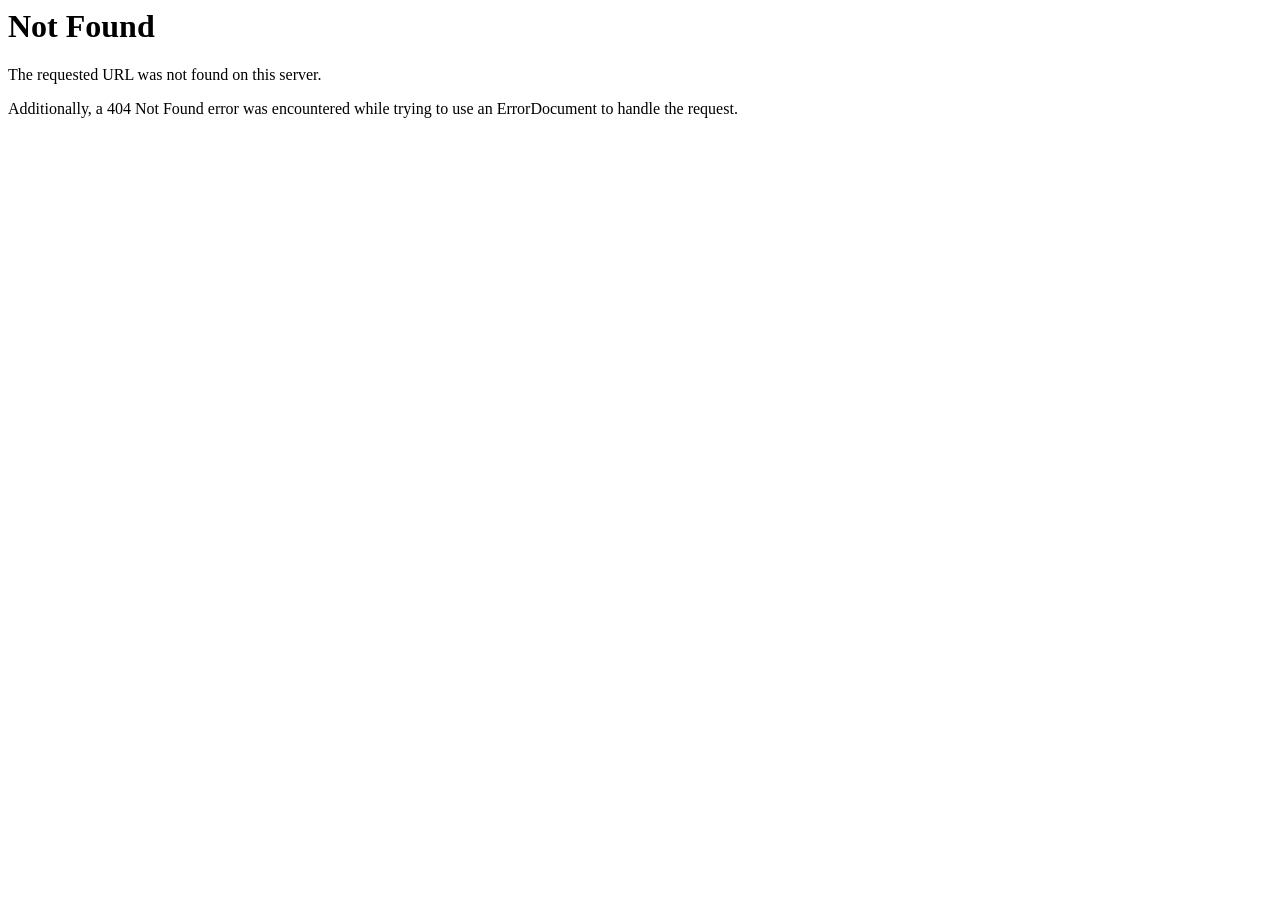
<file: library/equipe/lib-ajax/libs/clipboard_js/2.0.6/clipboard.min.html>
<!DOCTYPE HTML PUBLIC "-//IETF//DTD HTML 2.0//EN">
<html><head>
<title>404 Not Found</title>
</head><body>
<h1>Not Found</h1>
<p>The requested URL was not found on this server.</p>
<p>Additionally, a 404 Not Found
error was encountered while trying to use an ErrorDocument to handle the request.</p>
</body></html>
</file>
<file: library/equipe/lib-core/themes/website/assets/css/styles.css>
@import url("https://fonts.googleapis.com/css2?family=Montserrat:ital,wght@0,100;0,200;0,300;0,400;0,500;0,600;0,700;0,800;0,900;1,100;1,200;1,300;1,400;1,500;1,600;1,700;1,800;1,900&amp;display=swap");
html,
body {
  width: 100%;
  background: #2D3748;
  color: white;
}

::-webkit-scrollbar {
  width: 5px;
}

/* Track */
::-webkit-scrollbar-track {
  background: rgba(0, 0, 0, 0.2);

}

/* Handle */
::-webkit-scrollbar-thumb {
  background: #2D3748

}

/* Handle on hover */
::-webkit-scrollbar-thumb:hover {
  background: #2D3748;

}

a {
  color: inherit;
  text-decoration: none;
  padding: 0;
  margin: 0;
}

* {
  -webkit-box-sizing: border-box;
          box-sizing: border-box;
  margin: 0;
  padding: 0;
  font-family: "Montserrat", sans-serif;
}

h1,
h2,
h3,
h4,
h5,
h6 {
  margin: 0;
  padding: 0;
}

p {
  margin: 0;
  padding: 0;
}

img {
  width: 100%;
}

.menu {
  background: transparent;
  padding: 15px;
}

.menu .navbar-brand {
  cursor: pointer;
  display: -webkit-box;
  display: -ms-flexbox;
  display: flex;
  -webkit-box-align: center;
      -ms-flex-align: center;
          align-items: center;
  margin-right: 10px;
}

.menu .navbar-brand p {
  display: -webkit-box;
  display: -ms-flexbox;
  display: flex;
  -webkit-box-orient: vertical;
  -webkit-box-direction: normal;
      -ms-flex-direction: column;
          flex-direction: column;
  color: #fff;
  text-transform: uppercase;
  font-size: 25px;
  font-weight: 800;
}

.menu .navbar-brand p small {
  color: #fff;
  font-size: 13px;
  font-weight: 600;
}

.menu .navbar-brand img {
  width: 100px;
}

.menu .navbar-toggler {
  outline: none;
  -webkit-box-shadow: none;
          box-shadow: none;
}

.menu .nav-item {
  margin: 0 10px;
}

.menu .nav-item a {
  cursor: pointer;
  color: #fff;
  font-weight: 600;
  font-size: 16px;
  -webkit-transition: 0.5s;
  transition: 0.5s;
}

.menu .nav-item a:hover {
  color: #2D3748;
}

.menu .user {
  display: -webkit-box;
  display: -ms-flexbox;
  display: flex;
  -webkit-box-align: center;
      -ms-flex-align: center;
          align-items: center;
}

@media (max-width: 768px) {
  .menu .user {
    -webkit-box-align: baseline;
        -ms-flex-align: baseline;
            align-items: baseline;
  }
}

.menu .user li {
  display: -webkit-box;
  display: -ms-flexbox;
  display: flex;
  -webkit-box-align: center;
      -ms-flex-align: center;
          align-items: center;
  padding: 0 5px;
}

.menu .user li .ip {
  color: white;
  background: #2D3748;
  font-size: 15px;
  font-weight: 600;
  text-transform: uppercase;
  border: none;
  border-radius: 12px;
  padding: 10px;
  -webkit-transition: 0.5s;
  transition: 0.5s;
  outline: none;
}

.menu .user li .ip:hover {
  background: #7f63be;
}

@media (max-width: 768px) {
  .menu .user li .ip {
    margin-bottom: 5px;
  }
}

.menu .user li img {
  border-radius: 12px;
}

.menu .user li a {
  cursor: pointer;
}

.menu .user li a .nickname {
  color: #2D3748;
  font-weight: 600;
  margin-left: 5px;
}

@media (max-width: 768px) {
  .menu .user li a .nickname {
    margin-right: 10px;
  }
}

.menu .user li i {
  font-size: 25px;
}

.menu .user li .count {
  background: #1f221e;
  color: white;
  font-weight: 800;
  font-size: 10px;
  line-height: 15px;
  border-radius: 12px;
  margin-top: -20px;
  padding: 2px 6px;
}

@media (max-width: 768px) {
  .menu .user li {
    padding: 0;
  }
}

.home .banner {
  background: url("../images/home/banner.jpg") no-repeat;
  background-size: cover;
  border-radius: 12px;
  -webkit-box-shadow: 0 5px 8px -5px #2D3748, 0 5px 30px -5px #2D3748;
          box-shadow: 0 5px 8px -5px #2D3748, 0 5px 30px -5px #2D3748;
  margin-top: 20px;
}

.home .banner .body {
  background: -webkit-gradient(linear, left top, right top, from(#2D3748), to(rgba(14, 24, 52, 0.5)));
  background: linear-gradient(to right, #2D3748, rgba(14, 24, 52, 0.5));
  border-radius: 12px;
  padding: 20px;
}

.home .banner .body h3 {
  color: white;
  font-weight: 700;
  font-size: 35px;
}

.home .banner .body p {
  color: #e7e7e7;
  font-weight: 400;
  font-size: 17.5px;
}

.home .banner .body button {
  color: white;
  background: #2D3748;
  font-size: 15px;
  font-weight: 600;
  text-transform: uppercase;
  border: none;
  border-radius: 12px;
  padding: 10px;
  -webkit-transition: 0.5s;
  transition: 0.5s;
  outline: none;
  margin-top: 10px;
}

.home .banner .body button:hover {
  background: #7f63be;
}

.home .posts {
  margin-top: 50px;
}

.home .posts .post {
  position: relative;
  margin-bottom: 50px;
}

.home .posts .post .header {
  position: relative;
  background: rgba(0, 0, 0, 0.2);
  background-size: cover;
  padding: 34px 31px;
  border-radius: 12px 12px 0px 0px;
}

.home .posts .post .header h2 {
  color: white;
  font-weight: 800;
  font-size: 30px;
}

.home .posts .post .header > p {
  color: #f0f0f0;
  font-weight: 300;
  font-size: 18px;
}

.home .posts .post .header .author {
  display: -webkit-box;
  display: -ms-flexbox;
  display: flex;
  -webkit-box-pack: end;
      -ms-flex-pack: end;
          justify-content: flex-end;
  text-align: center;
  padding: 0 50px;
}

@media (max-width: 768px) {
  .home .posts .post .header .author {
    display: none;
  }
}

.home .posts .post .header .author .content {
  position: absolute;
  background: #f4f4f4;
  padding: 12px 42px;
  padding-bottom: 0;
  border-radius: 24px 24px 0px 0px;
  top: 40%;
  right: 5%;
  z-index: 1;
}

.home .posts .post .header .author .content img {
  width: 52px;
  border-radius: 12px;
}

.home .posts .post .header .author .content p {
  color: #2D3748;
  font-weight: 700;
  font-size: 20px;
  line-height: 30px;
}

.home .posts .post hr {
  margin-top: 0 !important;
  margin-bottom: 0 !important;
  border: 0;
  border-top: 6px solid #2D3748;
}

.home .posts .post .body {
  background: #f4f4f4;
  color: #4d4d4d;
  padding: 52px;
  border-bottom-left-radius: 12px;
  border-bottom-right-radius: 12px;
}

.home .posts .post .button {
  position: absolute;
  bottom: -20px;
  left: 50%;
  -webkit-transform: translate(-50%);
          transform: translate(-50%);
}

.home .posts .post .button button {
  color: white;
  background: #2D3748;
  font-size: 15px;
  font-weight: 600;
  text-transform: uppercase;
  border: none;
  border-radius: 12px;
  padding: 10px;
  -webkit-transition: 0.5s;
  transition: 0.5s;
  outline: none;
  margin-top: 10px;
}

.home .posts .post .button button:hover {
  background: #7f63be;
}

@media (max-width: 768px) {
  .home .posts .news {
    margin-top: 50px;
  }
}

.home .posts .news .card {
  color: white;
  background: #2D3748;
  border: 0;
  border-radius: 12px;
  padding: 20px;
}

.home .posts .news .card .header {
  background: #2D3748;
}

.home .posts .news .card .header h4 {
  font-weight: 600;
  margin-bottom: 10px;
}

.home .posts .news .card .body {
  background: rgba(0, 0, 0, 0.2);
  color: white;
  border-radius: 12px;
}

.home .posts .news .card .body ul {
  list-style: none;
  padding: 0;
  margin: 0;
}

.home .posts .news .card .body ul li {
  cursor: pointer;
  margin: 10px;
}

.home .posts .pagination {
  margin-top: 20px;
  float: left;
}

@media (max-width: 768px) {
  .home .posts .pagination {
    float: unset;
  }
}

.home .posts .pagination .page-item .page-link {
  display: block;
  position: relative;
  background-color: #f4f4f4;
  color: #2D3748;
  padding: 0.5rem 0.85rem;
  margin-left: -1px;
  line-height: 1.25;
  border: none;
  margin: 0px 5px;
  border-radius: 20px;
}

.home .posts .pagination .page-item:first-child .page-link {
  display: block;
  position: relative;
  background-color: #2D3748;
  color: white;
  padding: 0.5rem 0.85rem;
  margin-left: -1px;
  line-height: 1.25;
  border: none;
  margin: 0px 5px;
  border-radius: 20px;
}

.home .posts .pagination .page-item:last-child .page-link {
  display: block;
  position: relative;
  background-color: #2D3748;
  color: white;
  padding: 0.5rem 0.85rem;
  margin-left: -1px;
  line-height: 1.25;
  border: none;
  margin: 0px 5px;
  border-radius: 20px;
}

.home .posts .pagination .page-item.disabled .page-link {
  display: block;
  position: relative;
  background-color: #f4f4f4;
  color: #2D3748;
  padding: 0.5rem 0.85rem;
  margin-left: -1px;
  line-height: 1.25;
  border: none;
  margin: 0px 5px;
  border-radius: 20px;
}

.home .posts .pagination .page-item.active .page-link {
  display: block;
  position: relative;
  background-color: #2D3748;
  color: white;
  padding: 0.5rem 0.85rem;
  margin-left: -1px;
  line-height: 1.25;
  border: none;
  margin: 0px 5px;
  border-radius: 20px;
}

.shop .banner {
  background: url("../images/shop/banner.jpg") no-repeat;
  background-size: cover;
  border-radius: 12px;
  -webkit-box-shadow: 0 5px 8px -5px #2D3748, 0 5px 30px -5px #2D3748;
          box-shadow: 0 5px 8px -5px #2D3748, 0 5px 30px -5px #2D3748;
  margin-top: 20px;
}

.shop .banner .body {
  background: -webkit-gradient(linear, left top, right top, from(#2D3748), to(rgba(14, 24, 52, 0.5)));
  background: linear-gradient(to right, #2D3748, rgba(14, 24, 52, 0.5));
  border-radius: 12px;
  padding: 50px;
}

.shop .banner .body h3 {
  color: white;
  font-weight: 700;
  font-size: 35px;
}

.shop .banner .body p {
  color: #e7e7e7;
  font-weight: 400;
  font-size: 17.5px;
}

.shop .banner .body button {
  color: white;
  background: #2D3748;
  font-size: 15px;
  font-weight: 600;
  text-transform: uppercase;
  border: none;
  border-radius: 12px;
  padding: 10px;
  -webkit-transition: 0.5s;
  transition: 0.5s;
  outline: none;
  margin-top: 10px;
  margin-right: 10px;
}

.shop .banner .body button:hover {
  background: #7f63be;
}

.shop .packages {
  margin-top: 60px;
}

.shop .packages .package {
  background: #f4f4f4;
  text-align: center;
  border-radius: 8px;
  padding: 20px;
}

.shop .packages .package img {
  width: 150px;
}

.shop .packages .package h5 {
  color: #212121;
  font-size: 20px;
  font-weight: 600;
}

.shop .packages .package p {
  color: #1be925;
  font-size: 25px;
}

.shop .packages .package button {
  color: white;
  background: #39e017;
  font-size: 15px;
  font-weight: 600;
  text-transform: uppercase;
  border: none;
  border-radius: 12px;
  padding: 10px;
  -webkit-transition: 0.5s;
  transition: 0.5s;
  outline: none;
  margin-top: 10px;
  margin-right: 10px;
}

.shop .packages .package button:hover {
  background: #2aa511;
}

.shop .packages .package a {
  cursor: pointer;
  color: #2D3748;
}

.shop .tops {
  margin-top: 50px;
}

.shop .tops .last {
  background: url(../images/packages/last.jpg) no-repeat;
  background-position: center;
  background-size: cover;
  color: white;
  min-height: 100%;
  border-radius: 5px;
  padding: 30px 35px;
}

.shop .tops .last h3 {
  font-size: 20px;
  font-weight: 700;
  text-transform: uppercase;
  margin: 0 0 5px;
}

.shop .tops .last p {
  font-size: 17px;
  font-weight: 200;
}

.shop .tops .last .purchase {
  background: #262529;
  text-align: center;
  min-height: 160px;
  border-radius: 12px 0;
  padding: 40px 0px;
  margin-top: 30px;
}

.shop .tops .last .purchase img {
  border-radius: 5px;
  margin-bottom: 10px;
  width: 60px;
}

.shop .tops .last .purchase p {
  font-size: 16px;
  font-weight: 700;
}

.shop .tops .top {
  padding: 20px 10px;
  text-align: center;
  background-image: url(../images/packages/top.jpg);
  border-radius: 5px;
  background-size: cover;
}

@media (max-width: 768px) {
  .shop .tops .top {
    margin-top: 50px;
  }
}

.shop .tops .top i {
  font-size: 22px;
  color: #ffe600;
}

.shop .tops .top h3 {
  color: white;
  font-size: 18px;
  font-weight: 700;
  text-transform: uppercase;
  margin: 10px 0 0;
}

.shop .tops .top h5 {
  color: white;
  font-size: 16px;
  font-weight: 200;
  margin: 5px 0 15px;
}

.shop .tops .top p {
  display: inline-block;
  background: rgba(0, 0, 0, 0.3);
  font-weight: 700;
  font-size: 18px;
  padding: 2px 5px;
  margin-top: 15px;
}

.shop .tops .top img {
  width: 100px;
}

.cart .products {
  width: 100%;
  background: #f4f4f4;
  border-radius: 12px;
  padding: 25px;
  margin-bottom: 20px;
}

.cart .products h3 {
  font-weight: 700;
}

.cart .products .product {
  margin-top: 20px;
  width: 100%;
  color: black;
  background: white;
  border-radius: 12px;
  padding: 10px;
}

.cart .products .product .table thead {
  border: none;
}

.cart .products .product .table thead tr {
  border: none;
}

.cart .products .product .table thead tr th {
  font-weight: 600;
  font-size: 16px;
  border: none;
}

.cart .products .product .table tbody tr {
  color: #c2c2c2;
  border: none;
}

.cart .products .product .table tbody tr td {
  border: none;
}

.cart .products .product .table tbody tr td img {
  margin-top: -30px;
  width: 60px;
}

@media (max-width: 768px) {
  .cart .products .product .table tbody tr td img {
    display: none;
  }
}

.cart .products .product .table tbody tr td input {
  width: 60px;
  height: 30px;
}

.cart .products .product .table tbody tr td button {
  color: #c2c2c2;
  font-size: 20px;
  padding: 0;
  -webkit-box-shadow: none;
          box-shadow: none;
  margin-right: 8px;
}

.cart .products_empty {
  width: 100%;
  background: #f4f4f4;
  border-radius: 12px;
  padding: 25px;
  margin-bottom: 20px;
}

.cart .products_empty h3 {
  font-weight: 700;
}

.cart .products_empty .product {
  margin-top: 20px;
  width: 100%;
  color: black;
  background: white;
  text-align: center;
  border-radius: 12px;
  padding: 114px 200px;
}

.cart .products_empty .product i {
  color: #a1a1a1;
  font-size: 100px;
}

.cart .products_empty .product h5 {
  color: #a1a1a1;
  font-size: 20px;
}

.cart .details {
  width: 100%;
  background: #f4f4f4;
  border-radius: 12px;
  padding: 25px;
}

.cart .details h3 {
  font-weight: 700;
  margin-bottom: 20px;
}

.cart .details .cupom h6 {
  font-weight: 500;
  font-size: 17px;
}

.cart .details .cupom .button {
  color: white;
  background: #2D3748;
  font-size: 15px;
  font-weight: 600;
  text-transform: uppercase;
  border: none;
  border-radius: 12px;
  padding: 10px;
  -webkit-transition: 0.5s;
  transition: 0.5s;
  outline: none;
  margin-top: 10px;
}

.cart .details .cupom .button:hover {
  background: #7f63be;
}

.cart .details .gateways {
  margin-top: 20px;
}

.cart .details .gateways h6 {
  font-weight: 500;
  font-size: 17px;
}

.cart .details .gateways ul {
  list-style: none;
  padding: 0;
  margin: 0;
  margin-top: 10px;
}

.cart .details .gateways ul li {
  display: -webkit-box;
  display: -ms-flexbox;
  display: flex;
}

.cart .details .subtotal {
  margin-top: 20px;
}

.cart .details .finish {
  margin-top: 20px;
  text-align: center;
}

.cart .details .finish button {
  color: white;
  background: #2D3748;
  font-size: 15px;
  font-weight: 600;
  text-transform: uppercase;
  border: none;
  border-radius: 12px;
  padding: 10px;
  -webkit-transition: 0.5s;
  transition: 0.5s;
  outline: none;
  margin-top: 10px;
}

.cart .details .finish button:hover {
  background: #7f63be;
}

.login .banner {
  background: url("../images/login/banner.jpg") no-repeat;
  background-size: cover;
  border-radius: 12px;
  -webkit-box-shadow: 0 5px 8px -5px #2D3748, 0 5px 30px -5px #2D3748;
          box-shadow: 0 5px 8px -5px #2D3748, 0 5px 30px -5px #2D3748;
  margin-top: 20px;
}

.login .banner .body {
  background: -webkit-gradient(linear, left top, right top, from(#2D3748), to(rgba(14, 24, 52, 0.5)));
  background: linear-gradient(to right, #2D3748, rgba(14, 24, 52, 0.5));
  border-radius: 12px;
  padding: 50px;
}

.login .banner .body h3 {
  color: white;
  font-weight: 700;
  font-size: 35px;
}

.login .banner .body p {
  color: #e7e7e7;
  font-weight: 400;
  font-size: 17.5px;
}

.login .banner .body button {
  color: white;
  background: #2D3748;
  font-size: 15px;
  font-weight: 600;
  text-transform: uppercase;
  border: none;
  border-radius: 12px;
  padding: 10px;
  -webkit-transition: 0.5s;
  transition: 0.5s;
  outline: none;
  margin-top: 10px;
}

.login .banner .body button:hover {
  background: #7f63be;
}

.login .auth {
  display: -webkit-box;
  display: -ms-flexbox;
  display: flex;
  -webkit-box-pack: center;
      -ms-flex-pack: center;
          justify-content: center;
}

.login .auth .body {
  background: #f4f4f4;
  border-radius: 12px;
  padding: 50px;
  margin-top: 50px;
  width: 500px;
}

.login .auth .body h3 {
  font-weight: 700;
  margin-bottom: 20px;
}

.login .auth .body button {
  color: white;
  background: #2D3748;
  font-size: 15px;
  font-weight: 600;
  text-transform: uppercase;
  border: none;
  border-radius: 12px;
  padding: 10px;
  -webkit-transition: 0.5s;
  transition: 0.5s;
  outline: none;
  margin-top: 10px;
}

.login .auth .body button:hover {
  background: #7f63be;
}

.login .auth .body .links a {
  cursor: pointer;
  color: #7f63be;
}

.staffs .banner {
  background: url("../images/staffs/banner.jpg") no-repeat;
  background-size: cover;
  border-radius: 12px;
  -webkit-box-shadow: 0 5px 8px -5px #2D3748, 0 5px 30px -5px #2D3748;
          box-shadow: 0 5px 8px -5px #2D3748, 0 5px 30px -5px #2D3748;
  margin-top: 20px;
}

.staffs .banner .body {
  background: -webkit-gradient(linear, left top, right top, from(#2D3748), to(rgba(14, 24, 52, 0.5)));
  background: linear-gradient(to right, #2D3748, rgba(14, 24, 52, 0.5));
  border-radius: 12px;
  padding: 50px;
}

.staffs .banner .body h3 {
  color: white;
  font-weight: 700;
  font-size: 35px;
}

.staffs .banner .body p {
  color: #e7e7e7;
  font-weight: 400;
  font-size: 17.5px;
}

.staffs .banner .body button {
  color: white;
  background: #2D3748;
  font-size: 15px;
  font-weight: 600;
  text-transform: uppercase;
  border: none;
  border-radius: 12px;
  padding: 10px;
  -webkit-transition: 0.5s;
  transition: 0.5s;
  outline: none;
  margin-top: 10px;
}

.staffs .banner .body button:hover {
  background: #7f63be;
}

.staffs .members {
  width: 100%;
  background: rgba(0, 0, 0, 0.2);
  border-radius: 12px;
  padding: 25px;
  margin-top: 50px;
}

.staffs .members h3 {
  font-weight: 700;
  margin-bottom: 10px;
}

.staffs .members .group {
  margin-bottom: 0px;
}

.staffs .members .group h5 {
  font-weight: 700;
}

.staffs .members .member {
  background: rgba(0, 0, 0, 0.2);
  width: -webkit-fit-content;
  width: -moz-fit-content;
  width: fit-content;
  padding: 20px;
  border-top-left-radius: 12px;
  border-bottom-right-radius: 12px;
}

.staffs .members .member img {
  width: 100px;
  border-radius: 12px;
}

.staffs .members .member p {
  font-size: 16px;
  font-weight: 500;
  color: white;
}

.staffs .members hr {
  background: white;
  height: 3px;
}

.punishments .banner {
  background: url("../images/punishments/banner.jpg") no-repeat;
  background-size: cover;
  background-position: bottom;
  border-radius: 12px;
  -webkit-box-shadow: 0 5px 8px -5px #2D3748, 0 5px 30px -5px #2D3748;
          box-shadow: 0 5px 8px -5px #2D3748, 0 5px 30px -5px #2D3748;
  margin-top: 20px;
}

.punishments .banner .body {
  background: -webkit-gradient(linear, left top, right top, from(#2D3748), to(rgba(14, 24, 52, 0.5)));
  background: linear-gradient(to right, #2D3748, rgba(14, 24, 52, 0.5));
  border-radius: 12px;
  padding: 50px;
}

.punishments .banner .body h3 {
  color: white;
  font-weight: 700;
  font-size: 35px;
}

.punishments .banner .body p {
  color: #e7e7e7;
  font-weight: 400;
  font-size: 17.5px;
}

.punishments .banner .body button {
  color: white;
  background: #2D3748;
  font-size: 15px;
  font-weight: 600;
  text-transform: uppercase;
  border: none;
  border-radius: 12px;
  padding: 10px;
  -webkit-transition: 0.5s;
  transition: 0.5s;
  outline: none;
  margin-top: 10px;
}

.punishments .banner .body button:hover {
  background: #7f63be;
}

.punishments .punishs {
  background: #f4f4f4;
  margin-top: 50px;
  border-radius: 12px;
  padding: 20px;
}

.punishments .punishs .table img {
  margin-right: 5px;
  width: 25px;
}

.punishments .punishs .table thead {
  border: none;
}

.punishments .punishs .table thead tr {
  border: none;
}

.punishments .punishs .table thead tr th {
  font-weight: 700;
  font-size: 18px;
  border: none;
}

.punishments .punishs .table tbody tr {
  color: #c2c2c2;
  border: none;
}

.punishments .punishs .table tbody tr td {
  border: none;
}

.punishments .punishs .table tbody tr td input {
  width: 60px;
  height: 30px;
}

.punishments .punishs .table tbody tr td button {
  color: #c2c2c2;
  font-size: 20px;
  padding: 0;
  -webkit-box-shadow: none;
          box-shadow: none;
  margin-right: 8px;
}

.socials {
  margin-top: 50px;
  text-align: center;
}

.socials .card {
  background: #f4f4f4;
  border: 0;
  border-radius: 12px;
  padding: 20px;
}

.socials .card i {
  font-size: 50px;
}

.socials .card .bxl-discord {
  color: #7188d9;
}

.socials .card .bxl-twitter {
  color: #1da1f2;
}

.socials .card .bxl-youtube {
  color: #ef1a19;
}

.socials .card h4 {
  color: #1f221e;
  font-weight: 700;
}

.socials .card p {
  color: rgba(31, 34, 30, 0.6);
}

@media (max-width: 768px) {
  .socials .card {
    margin-bottom: 10px;
  }
}

footer .footer {
  display: -webkit-box;
  display: -ms-flexbox;
  display: flex;
  -webkit-box-pack: justify;
      -ms-flex-pack: justify;
          justify-content: space-between;
  -webkit-box-align: center;
      -ms-flex-align: center;
          align-items: center;
  background: #2D3748;
  margin-top: 50px;
  padding: 10px 20px;
}

footer .footer .logo {
  cursor: pointer;
}

footer .footer .logo img {
  width: 100px;
}

footer .footer .items button {
  color: white;
  background: #2D3748;
  font-size: 15px;
  font-weight: 600;
  text-transform: uppercase;
  border: none;
  border-radius: 12px;
  padding: 10px;
  -webkit-transition: 0.5s;
  transition: 0.5s;
  outline: none;
}

footer .footer .items button:hover {
  background: #7f63be;
}

footer .footer .social button {
  color: white;
  background: #2D3748;
  font-size: 25px;
  font-weight: 600;
  text-transform: uppercase;
  -webkit-box-align: center;
      -ms-flex-align: center;
          align-items: center;
  border: none;
  border-radius: 12px;
  -webkit-transition: 0.5s;
  transition: 0.5s;
  outline: none;
}

footer .footer .social button i {
  padding: 10px;
}

footer .footer .social button:hover {
  background: #7f63be;
}

footer .copyright {
  display: -webkit-box;
  display: -ms-flexbox;
  display: flex;
  -webkit-box-pack: justify;
      -ms-flex-pack: justify;
          justify-content: space-between;
  -webkit-box-align: center;
      -ms-flex-align: center;
          align-items: center;
  background: #131313;
  padding: 10px 20px;
}

footer .copyright p {
  color: #c9c9c9;
  font-size: 16px;
  font-weight: 400;
  text-align: center;
}

footer .copyright p a {
  color: crimson;
  font-weight: 800;
}

.error {
  display: -webkit-box;
  display: -ms-flexbox;
  display: flex;
  -webkit-box-pack: center;
      -ms-flex-pack: center;
          justify-content: center;
  -webkit-box-align: center;
      -ms-flex-align: center;
          align-items: center;
  -webkit-box-orient: vertical;
  -webkit-box-direction: normal;
      -ms-flex-direction: column;
          flex-direction: column;
  width: 100%;
  height: 100vh;
}

.error img {
  width: 200px;
}

.error button {
  margin-top: 10px;
}
/*# sourceMappingURL=styles.css.map */
</file>
<file: library/regras/lib-core/themes/website/assets/css/styles.css>
@import url("https://fonts.googleapis.com/css2?family=Montserrat:ital,wght@0,100;0,200;0,300;0,400;0,500;0,600;0,700;0,800;0,900;1,100;1,200;1,300;1,400;1,500;1,600;1,700;1,800;1,900&amp;display=swap");
html,
body {
  width: 100%;
  background: #2D3748;
  color: white;
}






::-webkit-scrollbar {
  width: 5px;
}

/* Track */
::-webkit-scrollbar-track {
  background: rgba(241, 243, 246, 1);

}

/* Handle */
::-webkit-scrollbar-thumb {
  background: #2D3748;

}

/* Handle on hover */
::-webkit-scrollbar-thumb:hover {
  background: #555;

}

a {
  color: inherit;
  text-decoration: none;
  padding: 0;
  margin: 0;
}

* {
  -webkit-box-sizing: border-box;
          box-sizing: border-box;
  margin: 0;
  padding: 0;
  font-family: "Montserrat", sans-serif;
}

h1,
h2,
h3,
h4,
h5,
h6 {
  margin: 0;
  padding: 0;
}

p {
  margin: 0;
  padding: 0;
}

img {
  width: 100%;
}

.menu {
  background: transparent;
  padding: 15px;
}

.menu .navbar-brand {
  cursor: pointer;
  display: -webkit-box;
  display: -ms-flexbox;
  display: flex;
  -webkit-box-align: center;
      -ms-flex-align: center;
          align-items: center;
  margin-right: 10px;
}

.menu .navbar-brand p {
  display: -webkit-box;
  display: -ms-flexbox;
  display: flex;
  -webkit-box-orient: vertical;
  -webkit-box-direction: normal;
      -ms-flex-direction: column;
          flex-direction: column;
  color: #2D3748;
  text-transform: uppercase;
  font-size: 25px;
  font-weight: 800;
}

.menu .navbar-brand p small {
  color: #b5b5b7;
  font-size: 13px;
  font-weight: 600;
}

.menu .navbar-brand img {
  width: 100px;
}

.menu .navbar-toggler {
  outline: none;
  -webkit-box-shadow: none;
          box-shadow: none;
}

.menu .nav-item {
  margin: 0 10px;
}

.menu .nav-item a {
  cursor: pointer;
  color: #b5b5b7;
  font-weight: 600;
  font-size: 16px;
  -webkit-transition: 0.5s;
  transition: 0.5s;
}

.menu .nav-item a:hover {
  color: #2D3748;
}

.menu .user {
  display: -webkit-box;
  display: -ms-flexbox;
  display: flex;
  -webkit-box-align: center;
      -ms-flex-align: center;
          align-items: center;
}

@media (max-width: 768px) {
  .menu .user {
    -webkit-box-align: baseline;
        -ms-flex-align: baseline;
            align-items: baseline;
  }
}

.menu .user li {
  display: -webkit-box;
  display: -ms-flexbox;
  display: flex;
  -webkit-box-align: center;
      -ms-flex-align: center;
          align-items: center;
  padding: 0 5px;
}

.menu .user li .ip {
  color: white;
  background: #2D3748;
  font-size: 15px;
  font-weight: 600;
  text-transform: uppercase;
  border: none;
  border-radius: 12px;
  padding: 10px;
  -webkit-transition: 0.5s;
  transition: 0.5s;
  outline: none;
}

.menu .user li .ip:hover {
  background: #7f63be;
}

@media (max-width: 768px) {
  .menu .user li .ip {
    margin-bottom: 5px;
  }
}

.menu .user li img {
  border-radius: 12px;
}

.menu .user li a {
  cursor: pointer;
}

.menu .user li a .nickname {
  color: #2D3748;
  font-weight: 600;
  margin-left: 5px;
}

@media (max-width: 768px) {
  .menu .user li a .nickname {
    margin-right: 10px;
  }
}

.menu .user li i {
  font-size: 25px;
}

.menu .user li .count {
  background: #1f221e;
  color: white;
  font-weight: 800;
  font-size: 10px;
  line-height: 15px;
  border-radius: 12px;
  margin-top: -20px;
  padding: 2px 6px;
}

@media (max-width: 768px) {
  .menu .user li {
    padding: 0;
  }
}

.home .banner {
  background: url("../images/home/banner.jpg") no-repeat;
  background-size: cover;
  border-radius: 12px;
  -webkit-box-shadow: 0 5px 8px -5px #2D3748, 0 5px 30px -5px #2D3748;
          box-shadow: 0 5px 8px -5px #2D3748, 0 5px 30px -5px #2D3748;
  margin-top: 20px;
}

.home .banner .body {
  background: -webkit-gradient(linear, left top, right top, from(#2D3748), to(rgba(14, 24, 52, 0.5)));
  background: linear-gradient(to right, #2D3748, rgba(14, 24, 52, 0.5));
  border-radius: 12px;
  padding: 20px;
}

.home .banner .body h3 {
  color: white;
  font-weight: 700;
  font-size: 35px;
}

.home .banner .body p {
  color: #e7e7e7;
  font-weight: 400;
  font-size: 17.5px;
}

.home .banner .body button {
  color: white;
  background: #2D3748;
  font-size: 15px;
  font-weight: 600;
  text-transform: uppercase;
  border: none;
  border-radius: 12px;
  padding: 10px;
  -webkit-transition: 0.5s;
  transition: 0.5s;
  outline: none;
  margin-top: 10px;
}

.home .banner .body button:hover {
  background: #7f63be;
}

.home .posts {
  margin-top: 50px;
}

.home .posts .post {
  position: relative;
  margin-bottom: 50px;
}

.home .posts .post .header {
  position: relative;
  background: #2D3748;
  background-size: cover;
  padding: 34px 31px;
  border-radius: 12px 12px 0px 0px;
}

.home .posts .post .header h2 {
  color: white;
  font-weight: 800;
  font-size: 30px;
}

.home .posts .post .header > p {
  color: #f0f0f0;
  font-weight: 300;
  font-size: 18px;
}

.home .posts .post .header .author {
  display: -webkit-box;
  display: -ms-flexbox;
  display: flex;
  -webkit-box-pack: end;
      -ms-flex-pack: end;
          justify-content: flex-end;
  text-align: center;
  padding: 0 50px;
}

@media (max-width: 768px) {
  .home .posts .post .header .author {
    display: none;
  }
}

.home .posts .post .header .author .content {
  position: absolute;
  background: #f4f4f4;
  padding: 12px 42px;
  padding-bottom: 0;
  border-radius: 24px 24px 0px 0px;
  top: 40%;
  right: 5%;
  z-index: 1;
}

.home .posts .post .header .author .content img {
  width: 52px;
  border-radius: 12px;
}

.home .posts .post .header .author .content p {
  color: #2D3748;
  font-weight: 700;
  font-size: 20px;
  line-height: 30px;
}

.home .posts .post hr {
  margin-top: 0 !important;
  margin-bottom: 0 !important;
  border: 0;
  border-top: 6px solid #2D3748;
}

.home .posts .post .body {
  background: #f4f4f4;
  color: #4d4d4d;
  padding: 52px;
  border-bottom-left-radius: 12px;
  border-bottom-right-radius: 12px;
}

.home .posts .post .button {
  position: absolute;
  bottom: -20px;
  left: 50%;
  -webkit-transform: translate(-50%);
          transform: translate(-50%);
}

.home .posts .post .button button {
  color: white;
  background: #2D3748;
  font-size: 15px;
  font-weight: 600;
  text-transform: uppercase;
  border: none;
  border-radius: 12px;
  padding: 10px;
  -webkit-transition: 0.5s;
  transition: 0.5s;
  outline: none;
  margin-top: 10px;
}

.home .posts .post .button button:hover {
  background: #7f63be;
}

@media (max-width: 768px) {
  .home .posts .news {
    margin-top: 50px;
  }
}

.home .posts .news .card {
  color: white;
  background: #2D3748;
  border: 0;
  border-radius: 12px;
  padding: 20px;
}

.home .posts .news .card .header {
  background: #2D3748;
}

.home .posts .news .card .header h4 {
  font-weight: 600;
  margin-bottom: 10px;
}

.home .posts .news .card .body {
  background: rgba(0, 0, 0, 0.2);
  color: white;
  border-radius: 12px;
}

.home .posts .news .card .body ul {
  list-style: none;
  padding: 0;
  margin: 0;
}

.home .posts .news .card .body ul li {
  cursor: pointer;
  margin: 10px;
}

.home .posts .pagination {
  margin-top: 20px;
  float: left;
}

@media (max-width: 768px) {
  .home .posts .pagination {
    float: unset;
  }
}

.home .posts .pagination .page-item .page-link {
  display: block;
  position: relative;
  background-color: #f4f4f4;
  color: #2D3748;
  padding: 0.5rem 0.85rem;
  margin-left: -1px;
  line-height: 1.25;
  border: none;
  margin: 0px 5px;
  border-radius: 20px;
}

.home .posts .pagination .page-item:first-child .page-link {
  display: block;
  position: relative;
  background-color: #2D3748;
  color: white;
  padding: 0.5rem 0.85rem;
  margin-left: -1px;
  line-height: 1.25;
  border: none;
  margin: 0px 5px;
  border-radius: 20px;
}

.home .posts .pagination .page-item:last-child .page-link {
  display: block;
  position: relative;
  background-color: #2D3748;
  color: white;
  padding: 0.5rem 0.85rem;
  margin-left: -1px;
  line-height: 1.25;
  border: none;
  margin: 0px 5px;
  border-radius: 20px;
}

.home .posts .pagination .page-item.disabled .page-link {
  display: block;
  position: relative;
  background-color: #f4f4f4;
  color: #2D3748;
  padding: 0.5rem 0.85rem;
  margin-left: -1px;
  line-height: 1.25;
  border: none;
  margin: 0px 5px;
  border-radius: 20px;
}

.home .posts .pagination .page-item.active .page-link {
  display: block;
  position: relative;
  background-color: #2D3748;
  color: white;
  padding: 0.5rem 0.85rem;
  margin-left: -1px;
  line-height: 1.25;
  border: none;
  margin: 0px 5px;
  border-radius: 20px;
}

.shop .banner {
  background: url("../images/shop/banner.jpg") no-repeat;
  background-size: cover;
  border-radius: 12px;
  -webkit-box-shadow: 0 5px 8px -5px #2D3748, 0 5px 30px -5px #2D3748;
          box-shadow: 0 5px 8px -5px #2D3748, 0 5px 30px -5px #2D3748;
  margin-top: 20px;
}

.shop .banner .body {
  background: -webkit-gradient(linear, left top, right top, from(#2D3748), to(rgba(14, 24, 52, 0.5)));
  background: linear-gradient(to right, #2D3748, rgba(14, 24, 52, 0.5));
  border-radius: 12px;
  padding: 50px;
}

.shop .banner .body h3 {
  color: white;
  font-weight: 700;
  font-size: 35px;
}

.shop .banner .body p {
  color: #e7e7e7;
  font-weight: 400;
  font-size: 17.5px;
}

.shop .banner .body button {
  color: white;
  background: #2D3748;
  font-size: 15px;
  font-weight: 600;
  text-transform: uppercase;
  border: none;
  border-radius: 12px;
  padding: 10px;
  -webkit-transition: 0.5s;
  transition: 0.5s;
  outline: none;
  margin-top: 10px;
  margin-right: 10px;
}

.shop .banner .body button:hover {
  background: #7f63be;
}

.shop .packages {
  margin-top: 60px;
}

.shop .packages .package {
  background: #f4f4f4;
  text-align: center;
  border-radius: 8px;
  padding: 20px;
}

.shop .packages .package img {
  width: 150px;
}

.shop .packages .package h5 {
  color: #212121;
  font-size: 20px;
  font-weight: 600;
}

.shop .packages .package p {
  color: #1be925;
  font-size: 25px;
}

.shop .packages .package button {
  color: white;
  background: #39e017;
  font-size: 15px;
  font-weight: 600;
  text-transform: uppercase;
  border: none;
  border-radius: 12px;
  padding: 10px;
  -webkit-transition: 0.5s;
  transition: 0.5s;
  outline: none;
  margin-top: 10px;
  margin-right: 10px;
}

.shop .packages .package button:hover {
  background: #2aa511;
}

.shop .packages .package a {
  cursor: pointer;
  color: #2D3748;
}

.shop .tops {
  margin-top: 50px;
}

.shop .tops .last {
  background: url(../images/packages/last.jpg) no-repeat;
  background-position: center;
  background-size: cover;
  color: white;
  min-height: 100%;
  border-radius: 5px;
  padding: 30px 35px;
}

.shop .tops .last h3 {
  font-size: 20px;
  font-weight: 700;
  text-transform: uppercase;
  margin: 0 0 5px;
}

.shop .tops .last p {
  font-size: 17px;
  font-weight: 200;
}

.shop .tops .last .purchase {
  background: #262529;
  text-align: center;
  min-height: 160px;
  border-radius: 12px 0;
  padding: 40px 0px;
  margin-top: 30px;
}

.shop .tops .last .purchase img {
  border-radius: 5px;
  margin-bottom: 10px;
  width: 60px;
}

.shop .tops .last .purchase p {
  font-size: 16px;
  font-weight: 700;
}

.shop .tops .top {
  padding: 20px 10px;
  text-align: center;
  background-image: url(../images/packages/top.jpg);
  border-radius: 5px;
  background-size: cover;
}

@media (max-width: 768px) {
  .shop .tops .top {
    margin-top: 50px;
  }
}

.shop .tops .top i {
  font-size: 22px;
  color: #ffe600;
}

.shop .tops .top h3 {
  color: white;
  font-size: 18px;
  font-weight: 700;
  text-transform: uppercase;
  margin: 10px 0 0;
}

.shop .tops .top h5 {
  color: white;
  font-size: 16px;
  font-weight: 200;
  margin: 5px 0 15px;
}

.shop .tops .top p {
  display: inline-block;
  background: rgba(0, 0, 0, 0.3);
  font-weight: 700;
  font-size: 18px;
  padding: 2px 5px;
  margin-top: 15px;
}

.shop .tops .top img {
  width: 100px;
}

.cart .products {
  width: 100%;
  background: #f4f4f4;
  border-radius: 12px;
  padding: 25px;
  margin-bottom: 20px;
}

.cart .products h3 {
  font-weight: 700;
}

.cart .products .product {
  margin-top: 20px;
  width: 100%;
  color: black;
  background: white;
  border-radius: 12px;
  padding: 10px;
}

.cart .products .product .table thead {
  border: none;
}

.cart .products .product .table thead tr {
  border: none;
}

.cart .products .product .table thead tr th {
  font-weight: 600;
  font-size: 16px;
  border: none;
}

.cart .products .product .table tbody tr {
  color: #c2c2c2;
  border: none;
}

.cart .products .product .table tbody tr td {
  border: none;
}

.cart .products .product .table tbody tr td img {
  margin-top: -30px;
  width: 60px;
}

@media (max-width: 768px) {
  .cart .products .product .table tbody tr td img {
    display: none;
  }
}

.cart .products .product .table tbody tr td input {
  width: 60px;
  height: 30px;
}

.cart .products .product .table tbody tr td button {
  color: #c2c2c2;
  font-size: 20px;
  padding: 0;
  -webkit-box-shadow: none;
          box-shadow: none;
  margin-right: 8px;
}

.cart .products_empty {
  width: 100%;
  background: #f4f4f4;
  border-radius: 12px;
  padding: 25px;
  margin-bottom: 20px;
}

.cart .products_empty h3 {
  font-weight: 700;
}

.cart .products_empty .product {
  margin-top: 20px;
  width: 100%;
  color: black;
  background: white;
  text-align: center;
  border-radius: 12px;
  padding: 114px 200px;
}

.cart .products_empty .product i {
  color: #a1a1a1;
  font-size: 100px;
}

.cart .products_empty .product h5 {
  color: #a1a1a1;
  font-size: 20px;
}

.cart .details {
  width: 100%;
  background: #f4f4f4;
  border-radius: 12px;
  padding: 25px;
}

.cart .details h3 {
  font-weight: 700;
  margin-bottom: 20px;
}

.cart .details .cupom h6 {
  font-weight: 500;
  font-size: 17px;
}

.cart .details .cupom .button {
  color: white;
  background: #2D3748;
  font-size: 15px;
  font-weight: 600;
  text-transform: uppercase;
  border: none;
  border-radius: 12px;
  padding: 10px;
  -webkit-transition: 0.5s;
  transition: 0.5s;
  outline: none;
  margin-top: 10px;
}

.cart .details .cupom .button:hover {
  background: #7f63be;
}

.cart .details .gateways {
  margin-top: 20px;
}

.cart .details .gateways h6 {
  font-weight: 500;
  font-size: 17px;
}

.cart .details .gateways ul {
  list-style: none;
  padding: 0;
  margin: 0;
  margin-top: 10px;
}

.cart .details .gateways ul li {
  display: -webkit-box;
  display: -ms-flexbox;
  display: flex;
}

.cart .details .subtotal {
  margin-top: 20px;
}

.cart .details .finish {
  margin-top: 20px;
  text-align: center;
}

.cart .details .finish button {
  color: white;
  background: #2D3748;
  font-size: 15px;
  font-weight: 600;
  text-transform: uppercase;
  border: none;
  border-radius: 12px;
  padding: 10px;
  -webkit-transition: 0.5s;
  transition: 0.5s;
  outline: none;
  margin-top: 10px;
}

.cart .details .finish button:hover {
  background: #7f63be;
}

.login .banner {
  background: url("../images/login/banner.jpg") no-repeat;
  background-size: cover;
  border-radius: 12px;
  -webkit-box-shadow: 0 5px 8px -5px #2D3748, 0 5px 30px -5px #2D3748;
          box-shadow: 0 5px 8px -5px #2D3748, 0 5px 30px -5px #2D3748;
  margin-top: 20px;
}

.login .banner .body {
  background: -webkit-gradient(linear, left top, right top, from(#2D3748), to(rgba(14, 24, 52, 0.5)));
  background: linear-gradient(to right, #2D3748, rgba(14, 24, 52, 0.5));
  border-radius: 12px;
  padding: 50px;
}

.login .banner .body h3 {
  color: white;
  font-weight: 700;
  font-size: 35px;
}

.login .banner .body p {
  color: #e7e7e7;
  font-weight: 400;
  font-size: 17.5px;
}

.login .banner .body button {
  color: white;
  background: #2D3748;
  font-size: 15px;
  font-weight: 600;
  text-transform: uppercase;
  border: none;
  border-radius: 12px;
  padding: 10px;
  -webkit-transition: 0.5s;
  transition: 0.5s;
  outline: none;
  margin-top: 10px;
}

.login .banner .body button:hover {
  background: #7f63be;
}

.login .auth {
  display: -webkit-box;
  display: -ms-flexbox;
  display: flex;
  -webkit-box-pack: center;
      -ms-flex-pack: center;
          justify-content: center;
}

.login .auth .body {
  background: #f4f4f4;
  border-radius: 12px;
  padding: 50px;
  margin-top: 50px;
  width: 500px;
}

.login .auth .body h3 {
  font-weight: 700;
  margin-bottom: 20px;
}

.login .auth .body button {
  color: white;
  background: #2D3748;
  font-size: 15px;
  font-weight: 600;
  text-transform: uppercase;
  border: none;
  border-radius: 12px;
  padding: 10px;
  -webkit-transition: 0.5s;
  transition: 0.5s;
  outline: none;
  margin-top: 10px;
}

.login .auth .body button:hover {
  background: #7f63be;
}

.login .auth .body .links a {
  cursor: pointer;
  color: #7f63be;
}

.staffs .banner {
  background: url("../images/staffs/banner.jpg") no-repeat;
  background-size: cover;
  border-radius: 12px;
  -webkit-box-shadow: 0 5px 8px -5px #2D3748, 0 5px 30px -5px #2D3748;
          box-shadow: 0 5px 8px -5px #2D3748, 0 5px 30px -5px #2D3748;
  margin-top: 20px;
}

.staffs .banner .body {
  background: -webkit-gradient(linear, left top, right top, from(#2D3748), to(rgba(14, 24, 52, 0.5)));
  background: linear-gradient(to right, #2D3748, rgba(14, 24, 52, 0.5));
  border-radius: 12px;
  padding: 50px;
}

.staffs .banner .body h3 {
  color: white;
  font-weight: 700;
  font-size: 35px;
}

.staffs .banner .body p {
  color: #e7e7e7;
  font-weight: 400;
  font-size: 17.5px;
}

.staffs .banner .body button {
  color: white;
  background: #2D3748;
  font-size: 15px;
  font-weight: 600;
  text-transform: uppercase;
  border: none;
  border-radius: 12px;
  padding: 10px;
  -webkit-transition: 0.5s;
  transition: 0.5s;
  outline: none;
  margin-top: 10px;
}

.staffs .banner .body button:hover {
  background: #7f63be;
}

.staffs .members {
  width: 100%;
  background: #f4f4f4;
  border-radius: 12px;
  padding: 25px;
  margin-top: 50px;
}

.staffs .members h3 {
  font-weight: 700;
  margin-bottom: 10px;
}

.staffs .members .group {
  margin-bottom: 0px;
}

.staffs .members .group h5 {
  font-weight: 700;
}

.staffs .members .member {
  background: white;
  width: -webkit-fit-content;
  width: -moz-fit-content;
  width: fit-content;
  padding: 20px;
  border-top-left-radius: 12px;
  border-bottom-right-radius: 12px;
}

.staffs .members .member img {
  width: 100px;
  border-radius: 12px;
}

.staffs .members .member p {
  font-size: 16px;
  font-weight: 500;
}

.staffs .members hr {
  background: white;
  height: 3px;
}

.punishments .banner {
  background: url("../images/punishments/banner.jpg") no-repeat;
  background-size: cover;
  background-position: bottom;
  border-radius: 12px;
  -webkit-box-shadow: 0 5px 8px -5px #2D3748, 0 5px 30px -5px #2D3748;
          box-shadow: 0 5px 8px -5px #2D3748, 0 5px 30px -5px #2D3748;
  margin-top: 20px;
}

.punishments .banner .body {
  background: -webkit-gradient(linear, left top, right top, from(#2D3748), to(rgba(14, 24, 52, 0.5)));
  background: linear-gradient(to right, #2D3748, rgba(14, 24, 52, 0.5));
  border-radius: 12px;
  padding: 50px;
}

.punishments .banner .body h3 {
  color: white;
  font-weight: 700;
  font-size: 35px;
}

.punishments .banner .body p {
  color: #e7e7e7;
  font-weight: 400;
  font-size: 17.5px;
}

.punishments .banner .body button {
  color: white;
  background: #2D3748;
  font-size: 15px;
  font-weight: 600;
  text-transform: uppercase;
  border: none;
  border-radius: 12px;
  padding: 10px;
  -webkit-transition: 0.5s;
  transition: 0.5s;
  outline: none;
  margin-top: 10px;
}

.punishments .banner .body button:hover {
  background: #7f63be;
}

.punishments .punishs {
  background: #f4f4f4;
  margin-top: 50px;
  border-radius: 12px;
  padding: 20px;
}

.punishments .punishs .table img {
  margin-right: 5px;
  width: 25px;
}

.punishments .punishs .table thead {
  border: none;
}

.punishments .punishs .table thead tr {
  border: none;
}

.punishments .punishs .table thead tr th {
  font-weight: 700;
  font-size: 18px;
  border: none;
}

.punishments .punishs .table tbody tr {
  color: #c2c2c2;
  border: none;
}

.punishments .punishs .table tbody tr td {
  border: none;
}

.punishments .punishs .table tbody tr td input {
  width: 60px;
  height: 30px;
}

.punishments .punishs .table tbody tr td button {
  color: #c2c2c2;
  font-size: 20px;
  padding: 0;
  -webkit-box-shadow: none;
          box-shadow: none;
  margin-right: 8px;
}

.socials {
  margin-top: 50px;
  text-align: center;
}

.socials .card {
  background: #f4f4f4;
  border: 0;
  border-radius: 12px;
  padding: 20px;
}

.socials .card i {
  font-size: 50px;
}

.socials .card .bxl-discord {
  color: #7188d9;
}

.socials .card .bxl-twitter {
  color: #1da1f2;
}

.socials .card .bxl-youtube {
  color: #ef1a19;
}

.socials .card h4 {
  color: #1f221e;
  font-weight: 700;
}

.socials .card p {
  color: rgba(31, 34, 30, 0.6);
}

@media (max-width: 768px) {
  .socials .card {
    margin-bottom: 10px;
  }
}

footer .footer {
  display: -webkit-box;
  display: -ms-flexbox;
  display: flex;
  -webkit-box-pack: justify;
      -ms-flex-pack: justify;
          justify-content: space-between;
  -webkit-box-align: center;
      -ms-flex-align: center;
          align-items: center;
  background: #2D3748;
  margin-top: 50px;
  padding: 10px 20px;
}

footer .footer .logo {
  cursor: pointer;
}

footer .footer .logo img {
  width: 100px;
}

footer .footer .items button {
  color: white;
  background: #2D3748;
  font-size: 15px;
  font-weight: 600;
  text-transform: uppercase;
  border: none;
  border-radius: 12px;
  padding: 10px;
  -webkit-transition: 0.5s;
  transition: 0.5s;
  outline: none;
}

footer .footer .items button:hover {
  background: #7f63be;
}

footer .footer .social button {
  color: white;
  background: #2D3748;
  font-size: 25px;
  font-weight: 600;
  text-transform: uppercase;
  -webkit-box-align: center;
      -ms-flex-align: center;
          align-items: center;
  border: none;
  border-radius: 12px;
  -webkit-transition: 0.5s;
  transition: 0.5s;
  outline: none;
}

footer .footer .social button i {
  padding: 10px;
}

footer .footer .social button:hover {
  background: #7f63be;
}

footer .copyright {
  display: -webkit-box;
  display: -ms-flexbox;
  display: flex;
  -webkit-box-pack: justify;
      -ms-flex-pack: justify;
          justify-content: space-between;
  -webkit-box-align: center;
      -ms-flex-align: center;
          align-items: center;
  background: #131313;
  padding: 10px 20px;
}

footer .copyright p {
  color: #c9c9c9;
  font-size: 16px;
  font-weight: 400;
  text-align: center;
}

footer .copyright p a {
  color: crimson;
  font-weight: 800;
}

.error {
  display: -webkit-box;
  display: -ms-flexbox;
  display: flex;
  -webkit-box-pack: center;
      -ms-flex-pack: center;
          justify-content: center;
  -webkit-box-align: center;
      -ms-flex-align: center;
          align-items: center;
  -webkit-box-orient: vertical;
  -webkit-box-direction: normal;
      -ms-flex-direction: column;
          flex-direction: column;
  width: 100%;
  height: 100vh;
}

.error img {
  width: 200px;
}

.error button {
  margin-top: 10px;
}
/*# sourceMappingURL=styles.css.map */
</file>
